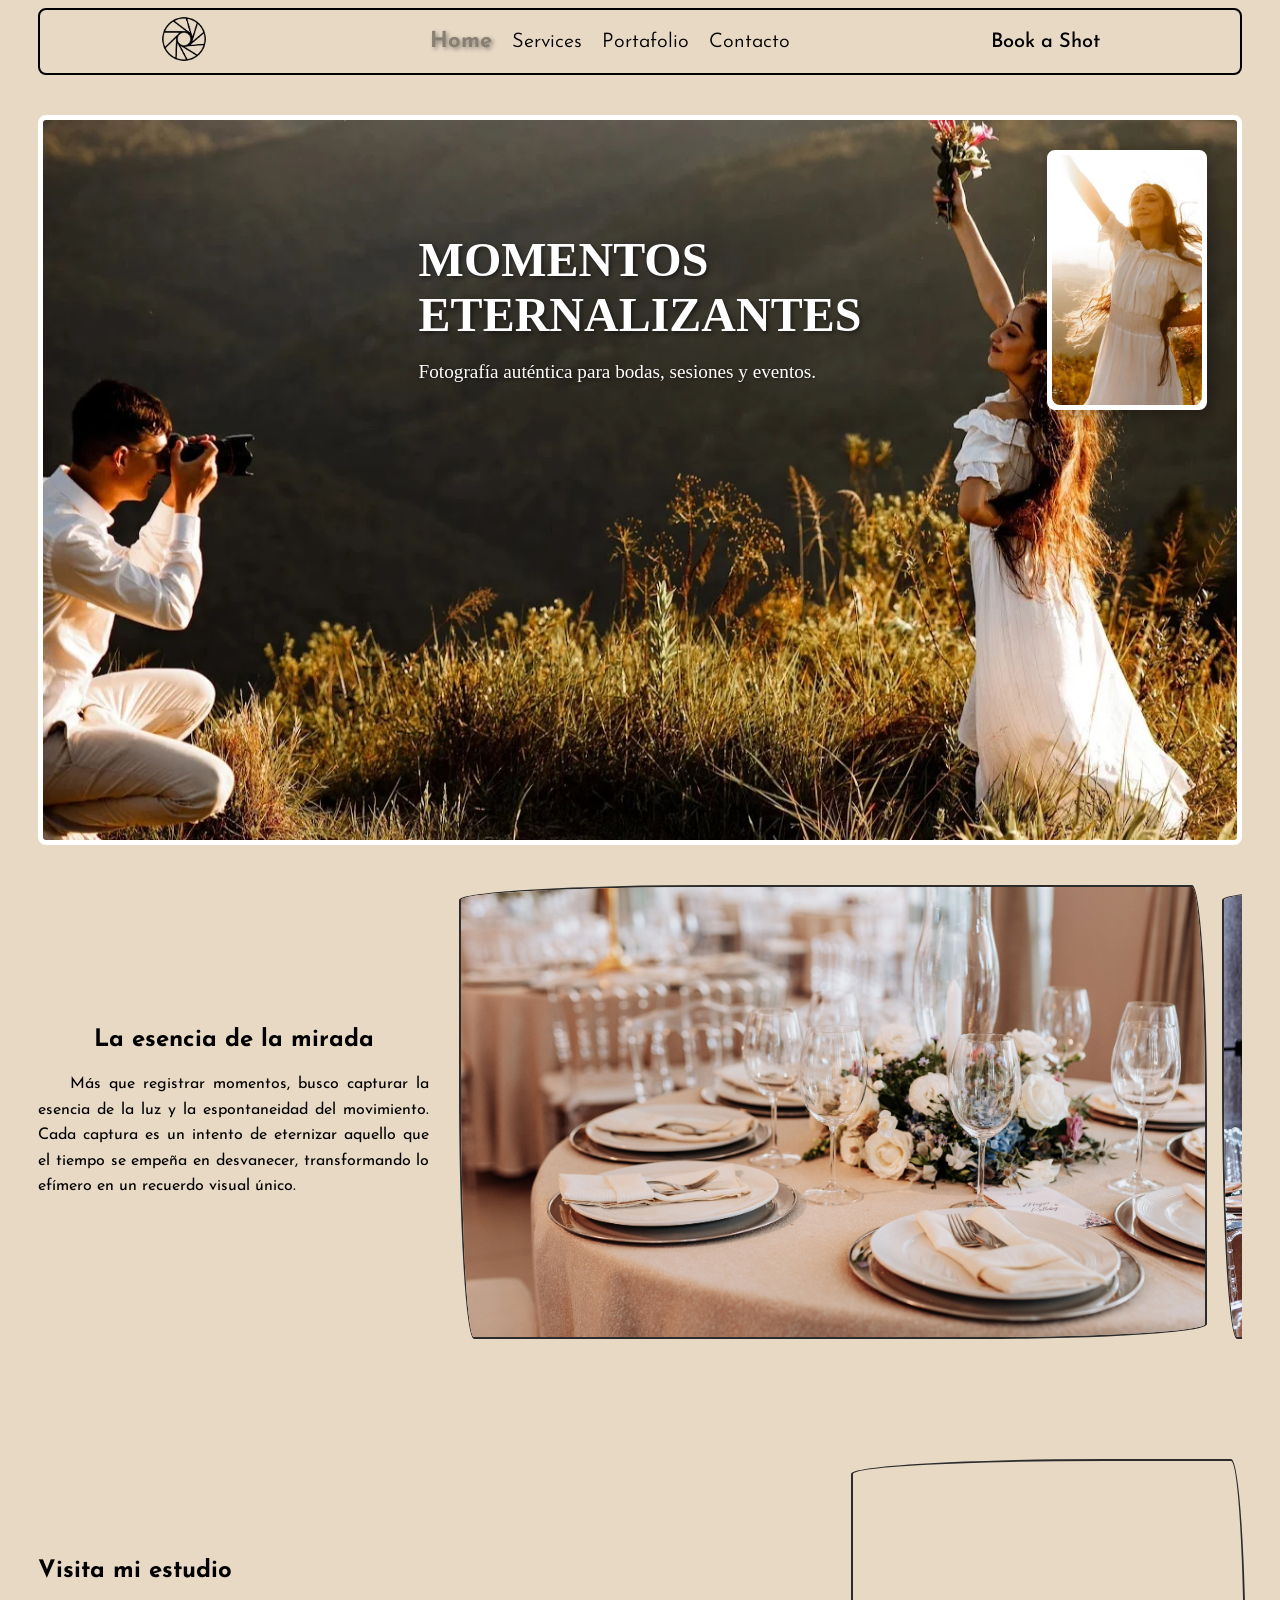
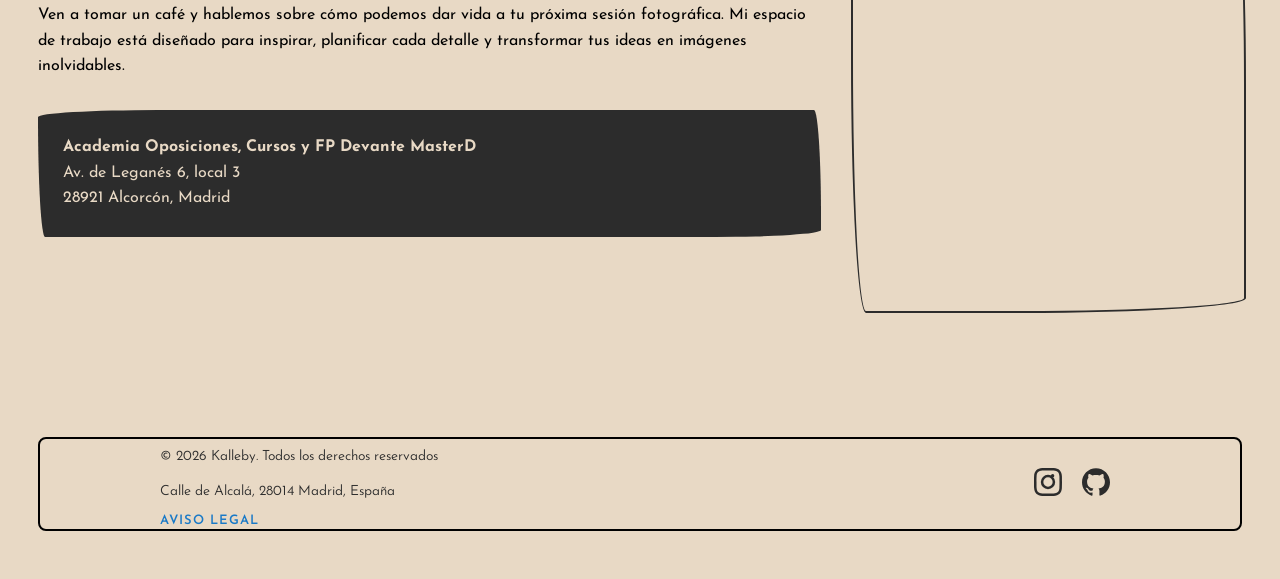
<file: index.html>
<!DOCTYPE html>
<html lang="es">
<head>
    <meta charset="UTF-8">
    <meta name="viewport" content="width=device-width, initial-scale=1.0">

    <meta name="description" content="Fotografía auténtica en Madrid. Capturo la esencia de tus momentos más especiales: bodas, sesiones personales y eventos con un enfoque artístico y natural. ¡Eterniza tus recuerdos hoy!">

    <title>Home</title>

    <link rel="icon" type="image/webp" href="images/logo-camera-lens.webp">

    <link rel="stylesheet" href="css/index.css">

    <link rel="preconnect" href="https://fonts.googleapis.com">
    <link rel="preconnect" href="https://fonts.gstatic.com" crossorigin>
    <link href="https://fonts.googleapis.com/css2?family=Josefin+Sans:ital,wght@0,100..700;1,100..700&display=swap" rel="stylesheet">

</head>
<body>
    <div class="grid-container">

        <header class="header-full">
            <div class="left">
                <img src="images/logo-camera-lens.webp" alt="Ilustración lineal en blanco y negro de un obturador de cámara fotográfica abierto.">
            </div>

            <nav class="center">
                <ul>
                    <li><a href="index.html" class="active">Home</a></li>
                    <li><a href="./views/services.html">Services</a></li>
                    <li><a href="./views/portfolio.html">Portafolio</a></li>
                    <li><a href="./views/contacto.html">Contacto</a></li>
                </ul>
            </nav>

            <div class="right">
                    <a href="./views/presupuesto.html" class="btn-book">
                        <span>Book a Shot</span>
                    </a>
            </div>
        </header>

        <section class="hero-section">
            <div class="hero-container">

                <div class="hero-content">
                    <h1>MOMENTOS<br>ETERNALIZANTES</h1>
                    <p>Fotografía auténtica para bodas, sesiones y eventos.</p>
                </div>

                <div class="hero-overlay-photo">
                    <img src="images/Image2.webp" alt="Retrato artístico de una mujer joven con un vestido blanco, de pie en un campo dorado durante el atardecer. La luz cálida del sol crea un efecto de resplandor natural mientras el viento mueve suavemente su cabello, con montañas difuminadas al fondo." width="1400" height="652">
                </div>

            </div>
        </section>    

        <section class="content-section">
            <div class="text-box">
                <h2>La esencia de la mirada</h2>
                <p>Más que registrar momentos, busco capturar la esencia de la luz y la espontaneidad del movimiento. Cada captura es un intento de eternizar aquello que el tiempo se empeña en desvanecer, transformando lo efímero en un recuerdo visual único.</p>
            </div>

            <div class="carousel-box">
                <div class="carousel-track">
                    <img src="images/carousel/maysa_kalleby_casamento-144.webp" width="3600" height="2400" alt="Primer plano de una mesa de banquete de boda elegantemente decorada, con vajilla blanca, copas de cristal relucientes y un centro de mesa con flores blancas y azules en tonos suaves.">
                    <img src="images/carousel/maysa_kalleby_casamento-145.webp" width="2400" height="3600" alt="Vista de un salón de eventos lujoso con mesas redondas preparadas para un banquete, destacando un candelabro dorado con velas en primer plano y una gran lámpara de cristal en el techo.">
                    <img src="images/carousel/maysa_kalleby_casamento-146.webp" width="3600" height="2400" alt="Primer plano de la organización de una mesa redonda para boda, mostrando el detalle de los platos con servilletas y cubiertos, copas de cristal y un elegante candelabro dorado central con cristales colgantes.">
                    <img src="images/carousel/maysa_kalleby_casamento-147.webp" width="3600" height="2400" alt="Elegante mesa de honor con superficie de espejo adornada con una larga hilera de flores naturales en tonos lavanda y blanco. Al fondo, una brillante cortina de luces LED crea un ambiente mágico y festivo.">
                    <img src="images/carousel/maysa_kalleby_casamento-148.webp" width="3600" height="2400" alt="Detalle de un puesto de mesa sobre una superficie de espejo, mostrando el reflejo de las copas de cristal, un plato con una servilleta blanca sujeta por un anillo de perlas y un elegante menú de papel apoyado a un lado.">
                    <img src="images/carousel/maysa_kalleby_casamento-149.webp" width="3600" height="2400" alt="Perspectiva lateral de una mesa de espejo para banquete, mostrando la hilera de servicios de mesa completos y una fila de sillas transparentes de diseño moderno bajo una iluminación cálida.">
                    <img src="images/carousel/maysa_kalleby_casamento-150.webp" width="3600" height="2400" alt="Vista en ángulo de una mesa de espejo para bodas, decorada con un camino de flores en tonos violeta y crema. Se aprecian las sillas de cristal estilo Tiffany y el reflejo detallado de la vajilla sobre la mesa.">
                    <img src="images/carousel/maysa_kalleby_casamento-151.webp" width="3600" height="2400" alt="Primer plano de un servicio de mesa individual sobre una superficie de espejo, destacando platos blancos con servilletas de tela, cubiertos de plata y una serie de copas de cristal con bordes dorados grabados.">
                    <img src="images/carousel/maysa_kalleby_casamento-152.webp" width="3600" height="2400" alt="Plano general de una mesa de dulces para boda con superficie de espejo, situada frente a un impresionante muro de luces LED. En el techo, destacan tres grandes lámparas de araña de cristal que iluminan la elegante disposición de flores y postres.">
                    <img src="images/carousel/maysa_kalleby_casamento-153.webp" width="2400" height="3600" alt="Plano general de una mesa de dulces para boda con superficie de espejo, situada frente a un impresionante muro de luces LED. En el techo, destacan tres grandes lámparas de araña de cristal que iluminan la elegante disposición de flores y postres.">
                    <img src="images/carousel/maysa_kalleby_casamento-154.webp" width="3600" height="2400" alt="Plano general de una mesa de dulces para boda con superficie de espejo, situada frente a un impresionante muro de luces LED. En el techo, destacan tres grandes lámparas de araña de cristal que iluminan la elegante disposición de flores y postres.">
                    <img src="images/carousel/maysa_kalleby_casamento-155.webp" width="3600" height="2400" alt="Primer plano de una bandeja de cristal con postres individuales de boda, mostrando pequeños bocados de crema con una espiral de chocolate encima, dispuestos de forma simétrica.">
                    <img src="images/carousel/maysa_kalleby_casamento-156.webp" width="3600" height="2400" alt="Primer plano de una bandeja de cristal con postres individuales de boda, mostrando pequeños bocados de crema con una espiral de chocolate encima, dispuestos de forma simétrica.">
                    <img src="images/carousel/maysa_kalleby_casamento-157.webp" width="3600" height="2400" alt="Primer plano de una bandeja de cristal con postres individuales de boda, mostrando pequeños bocados de crema con una espiral de chocolate encima, dispuestos de forma simétrica.">
                    <img src="images/carousel/maysa_kalleby_casamento-158.webp" width="3600" height="2400" alt="Primer plano de una bandeja de cristal con postres individuales de boda, mostrando pequeños bocados de crema con una espiral de chocolate encima, dispuestos de forma simétrica.">
                    <img src="images/carousel/maysa_kalleby_casamento-159.webp" width="3600" height="2400" alt="Primer plano de una bandeja de cristal con postres individuales de boda, mostrando pequeños bocados de crema con una espiral de chocolate encima, dispuestos de forma simétrica.">
                    <img src="images/carousel/maysa_kalleby_casamento-160.webp" width="3600" height="2400" alt="Primer plano de una bandeja de cristal con postres individuales de boda, mostrando pequeños bocados de crema con una espiral de chocolate encima, dispuestos de forma simétrica.">
                    <img src="images/carousel/maysa_kalleby_casamento-161.webp" width="3600" height="2400" alt="Primer plano de una bandeja de cristal con postres individuales de boda, mostrando pequeños bocados de crema con una espiral de chocolate encima, dispuestos de forma simétrica.">
                    <img src="images/carousel/maysa_kalleby_casamento-162.webp" width="3600" height="2400" alt="Primer plano de una bandeja de cristal con postres individuales de boda, mostrando pequeños bocados de crema con una espiral de chocolate encima, dispuestos de forma simétrica.">
                    <img src="images/carousel/maysa_kalleby_casamento-163.webp" width="3600" height="2400" alt="Primer plano de una tarta de bodas blanca de tres pisos con textura de rayas horizontales y decorada con rosas de azúcar. Alrededor, se aprecian dulces en tonos violeta sobre bandejas de cristal y un fondo difuminado de luces LED.">
                </div>
            </div>
        </section>

        <section class="maps-section">
            <div class="contact-info">
                <h2>Visita mi estudio</h2>
                <p>Ven a tomar un café y hablemos sobre cómo podemos dar vida a tu próxima sesión fotográfica. Mi espacio de trabajo está diseñado para inspirar, planificar cada detalle y transformar tus ideas en imágenes inolvidables.</p>

                <address>
                    <strong>Academia Oposiciones, Cursos y FP Devante MasterD</strong><br> Av. de Leganés 6, local 3<br>28921 Alcorcón, Madrid
                </address>
            </div>

            <div class="map-container">
                <iframe 
                src="https://maps.google.com/maps?q=Av.+de+Leganes,+6,+28921+Alcorcon,+Madrid&t=&z=15&ie=UTF8&iwloc=&output=embed" 
                allowfullscreen=""
                loading="lazy"
                referrerpolicy="no-referrer-when-downgrade">
                </iframe>                
            </div>
        </section>

        <footer class="footer-full">
            <div class="footer-left">
                <div class="footer-info">
                    <p>&copy; 2026 Kalleby. Todos los derechos reservados</p>
                    <p class="address">Calle de Alcalá, 28014 Madrid, España</p>
                </div>

                <div class="footer-legal">
                    <a href="./views/politica.html" class="legal-link" target="_blank">Aviso legal</a>
                </div>
              
            </div>

            <div class="footer-right">
                <a 
                href="https://www.instagram.com/kalleby.lyra/"
                target="_blank"
                rel="noopener noreferrer"
                class="social-icon"
                aria-label="Instagram">
                    <svg viewBox="0 0 24 24" xmlns="http://www.w3.org/2000/svg">
                        <path d="M12 2.163c3.204 0 3.584.012 4.85.07 3.252.148 4.771 1.691 4.919 4.919.058 1.265.069 1.645.069 4.849 0 3.205-.012 3.584-.069 4.849-.149 3.225-1.664 4.771-4.919 4.919-1.266.058-1.644.07-4.85.07-3.204 0-3.584-.012-4.849-.07-3.26-.149-4.771-1.699-4.919-4.92-.058-1.265-.07-1.644-.07-4.849 0-3.204.013-3.583.07-4.849.149-3.227 1.664-4.771 4.919-4.919 1.266-.057 1.645-.069 4.849-.069zM12 0C8.741 0 8.333.014 7.053.072 2.695.272.273 2.69.073 7.052.014 8.333 0 8.741 0 12c0 3.259.014 3.668.072 4.948.2 4.358 2.618 6.78 6.98 6.98C8.333 23.986 8.741 24 12 24c3.259 0 3.668-.014 4.948-.072 4.354-.2 6.782-2.618 6.979-6.98.059-1.28.073-1.689.073-4.948 0-3.259-.014-3.667-.072-4.947-.196-4.354-2.617-6.78-6.979-6.98C15.668.014 15.259 0 12 0zm0 5.838a6.162 6.162 0 100 12.324 6.162 6.162 0 000-12.324zM12 16a4 4 0 110-8 4 4 0 010 8zm3.98-10.822a1.44 1.44 0 100 2.881 1.44 1.44 0 000-2.88z"/>
                    </svg>
                </a>

                <a href="https://github.com/Ka-Lira"
                target="_blank"
                rel="noopener noreferrer"
                class="social-icon"
                aria-label="GitHub">
                    <svg viewBox="0 0 24 24" xmlns="http://www.w3.org/2000/svg">
                        <path d="M12 .297c-6.63 0-12 5.373-12 12 0 5.303 3.438 9.8 8.205 11.385.6.113.82-.258.82-.577 0-.285-.01-1.04-.015-2.04-3.338.724-4.042-1.61-4.042-1.61C4.422 18.07 3.633 17.7 3.633 17.7c-1.087-.744.084-.729.084-.729 1.205.084 1.838 1.236 1.838 1.236 1.07 1.835 2.809 1.305 3.495.998.108-.776.417-1.305.76-1.605-2.665-.3-5.466-1.332-5.466-5.93 0-1.31.465-2.38 1.235-3.22-.135-.303-.54-1.523.105-3.176 0 0 1.005-.322 3.3 1.23.96-.267 1.98-.399 3-.405 1.02.006 2.04.138 3 .405 2.28-1.552 3.285-1.23 3.285-1.23.645 1.653.24 2.873.12 3.176.765.84 1.23 1.91 1.23 3.22 0 4.61-2.805 5.625-5.475 5.92.42.36.81 1.096.81 2.22 0 1.606-.015 2.896-.015 3.286 0 .315.21.69.825.57C20.565 22.092 24 17.592 24 12.297c0-6.627-5.373-12-12-12"/>
                    </svg>
                </a>
            </div>

        </footer>
    </div>
</body>
</html>
</file>
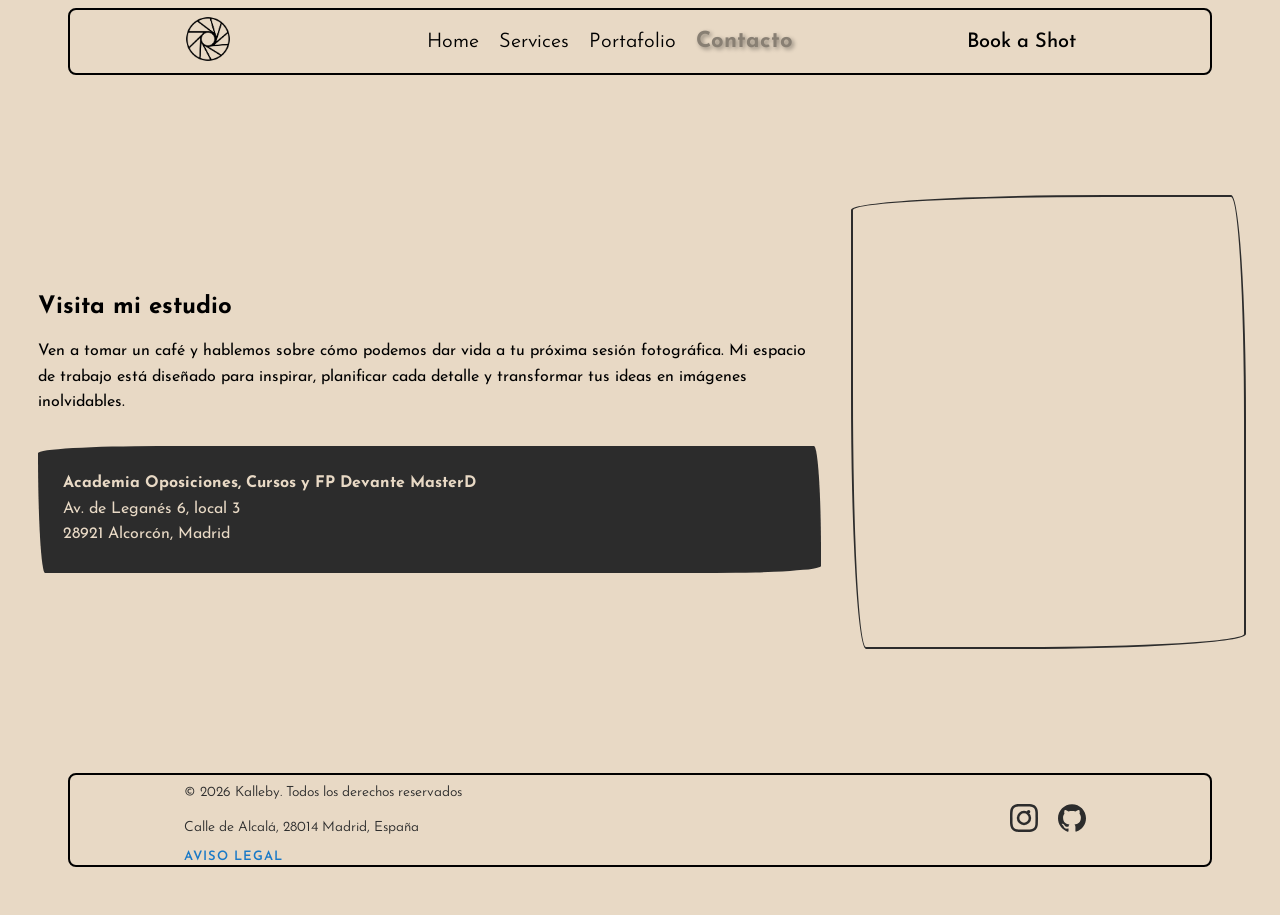
<file: views/contacto.html>
<!DOCTYPE html>
<html lang="es">
<head>
    <meta charset="UTF-8">
    <meta name="viewport" content="width=device-width, initial-scale=1.0">

    <meta name="description" content="Fotografía auténtica en Madrid. Capturo la esencia de tus momentos más especiales: bodas, sesiones personales y eventos con un enfoque artístico y natural. ¡Eterniza tus recuerdos hoy!">

    <title>Home</title>

    <link rel="icon" type="image/webp" href="../images/logo-camera-lens.webp">

    <link rel="stylesheet" href="../css/contacto.css">

    <link rel="preconnect" href="https://fonts.googleapis.com">
    <link rel="preconnect" href="https://fonts.gstatic.com" crossorigin>
    <link href="https://fonts.googleapis.com/css2?family=Josefin+Sans:ital,wght@0,100..700;1,100..700&display=swap" rel="stylesheet">

</head>
<body>
    <div class="grid-container">

        <header class="header-full">
            <div class="left">
                <img src="../images/logo-camera-lens.webp" alt="Ilustración lineal en blanco y negro de un obturador de cámara fotográfica abierto.">
            </div>

            <nav class="center">
                <ul>
                    <li><a href="../index.html">Home</a></li>
                    <li><a href="./services.html">Services</a></li>
                    <li><a href="./portfolio.html">Portafolio</a></li>
                    <li><a href="./contacto.html" class="active">Contacto</a></li>
                </ul>
            </nav>

            <div class="right">
                    <a href="./presupuesto.html" class="btn-book">
                        <span>Book a Shot</span>
                    </a>
            </div>
        </header> 

        <section class="maps-section">
            <div class="contact-info">
                <h2>Visita mi estudio</h2>
                <p>Ven a tomar un café y hablemos sobre cómo podemos dar vida a tu próxima sesión fotográfica. Mi espacio de trabajo está diseñado para inspirar, planificar cada detalle y transformar tus ideas en imágenes inolvidables.</p>

                <address>
                    <strong>Academia Oposiciones, Cursos y FP Devante MasterD</strong><br> Av. de Leganés 6, local 3<br>28921 Alcorcón, Madrid
                </address>
            </div>

            <div class="map-container">
                <iframe 
                src="https://maps.google.com/maps?q=Av.+de+Leganes,+6,+28921+Alcorcon,+Madrid&t=&z=15&ie=UTF8&iwloc=&output=embed" 
                allowfullscreen=""
                loading="lazy"
                referrerpolicy="no-referrer-when-downgrade">
                </iframe>                
            </div>
        </section>

        <footer class="footer-full">
            <div class="footer-left">
                <div class="footer-info">
                    <p>&copy; 2026 Kalleby. Todos los derechos reservados</p>
                    <p class="address">Calle de Alcalá, 28014 Madrid, España</p>
                </div>

                <div class="footer-legal">
                    <a href="./politica.html" class="legal-link" target="_blank">Aviso legal</a>
                </div>
              
            </div>

            <div class="footer-right">
                <a 
                href="https://www.instagram.com/kalleby.lyra/"
                target="_blank"
                rel="noopener noreferrer"
                class="social-icon"
                aria-label="Instagram">
                    <svg viewBox="0 0 24 24" xmlns="http://www.w3.org/2000/svg">
                        <path d="M12 2.163c3.204 0 3.584.012 4.85.07 3.252.148 4.771 1.691 4.919 4.919.058 1.265.069 1.645.069 4.849 0 3.205-.012 3.584-.069 4.849-.149 3.225-1.664 4.771-4.919 4.919-1.266.058-1.644.07-4.85.07-3.204 0-3.584-.012-4.849-.07-3.26-.149-4.771-1.699-4.919-4.92-.058-1.265-.07-1.644-.07-4.849 0-3.204.013-3.583.07-4.849.149-3.227 1.664-4.771 4.919-4.919 1.266-.057 1.645-.069 4.849-.069zM12 0C8.741 0 8.333.014 7.053.072 2.695.272.273 2.69.073 7.052.014 8.333 0 8.741 0 12c0 3.259.014 3.668.072 4.948.2 4.358 2.618 6.78 6.98 6.98C8.333 23.986 8.741 24 12 24c3.259 0 3.668-.014 4.948-.072 4.354-.2 6.782-2.618 6.979-6.98.059-1.28.073-1.689.073-4.948 0-3.259-.014-3.667-.072-4.947-.196-4.354-2.617-6.78-6.979-6.98C15.668.014 15.259 0 12 0zm0 5.838a6.162 6.162 0 100 12.324 6.162 6.162 0 000-12.324zM12 16a4 4 0 110-8 4 4 0 010 8zm3.98-10.822a1.44 1.44 0 100 2.881 1.44 1.44 0 000-2.88z"/>
                    </svg>
                </a>

                <a href="https://github.com/Ka-Lira"
                target="_blank"
                rel="noopener noreferrer"
                class="social-icon"
                aria-label="GitHub">
                    <svg viewBox="0 0 24 24" xmlns="http://www.w3.org/2000/svg">
                        <path d="M12 .297c-6.63 0-12 5.373-12 12 0 5.303 3.438 9.8 8.205 11.385.6.113.82-.258.82-.577 0-.285-.01-1.04-.015-2.04-3.338.724-4.042-1.61-4.042-1.61C4.422 18.07 3.633 17.7 3.633 17.7c-1.087-.744.084-.729.084-.729 1.205.084 1.838 1.236 1.838 1.236 1.07 1.835 2.809 1.305 3.495.998.108-.776.417-1.305.76-1.605-2.665-.3-5.466-1.332-5.466-5.93 0-1.31.465-2.38 1.235-3.22-.135-.303-.54-1.523.105-3.176 0 0 1.005-.322 3.3 1.23.96-.267 1.98-.399 3-.405 1.02.006 2.04.138 3 .405 2.28-1.552 3.285-1.23 3.285-1.23.645 1.653.24 2.873.12 3.176.765.84 1.23 1.91 1.23 3.22 0 4.61-2.805 5.625-5.475 5.92.42.36.81 1.096.81 2.22 0 1.606-.015 2.896-.015 3.286 0 .315.21.69.825.57C20.565 22.092 24 17.592 24 12.297c0-6.627-5.373-12-12-12"/>
                    </svg>
                </a>
            </div>

        </footer>
    </div>
</body>
</html>
</file>
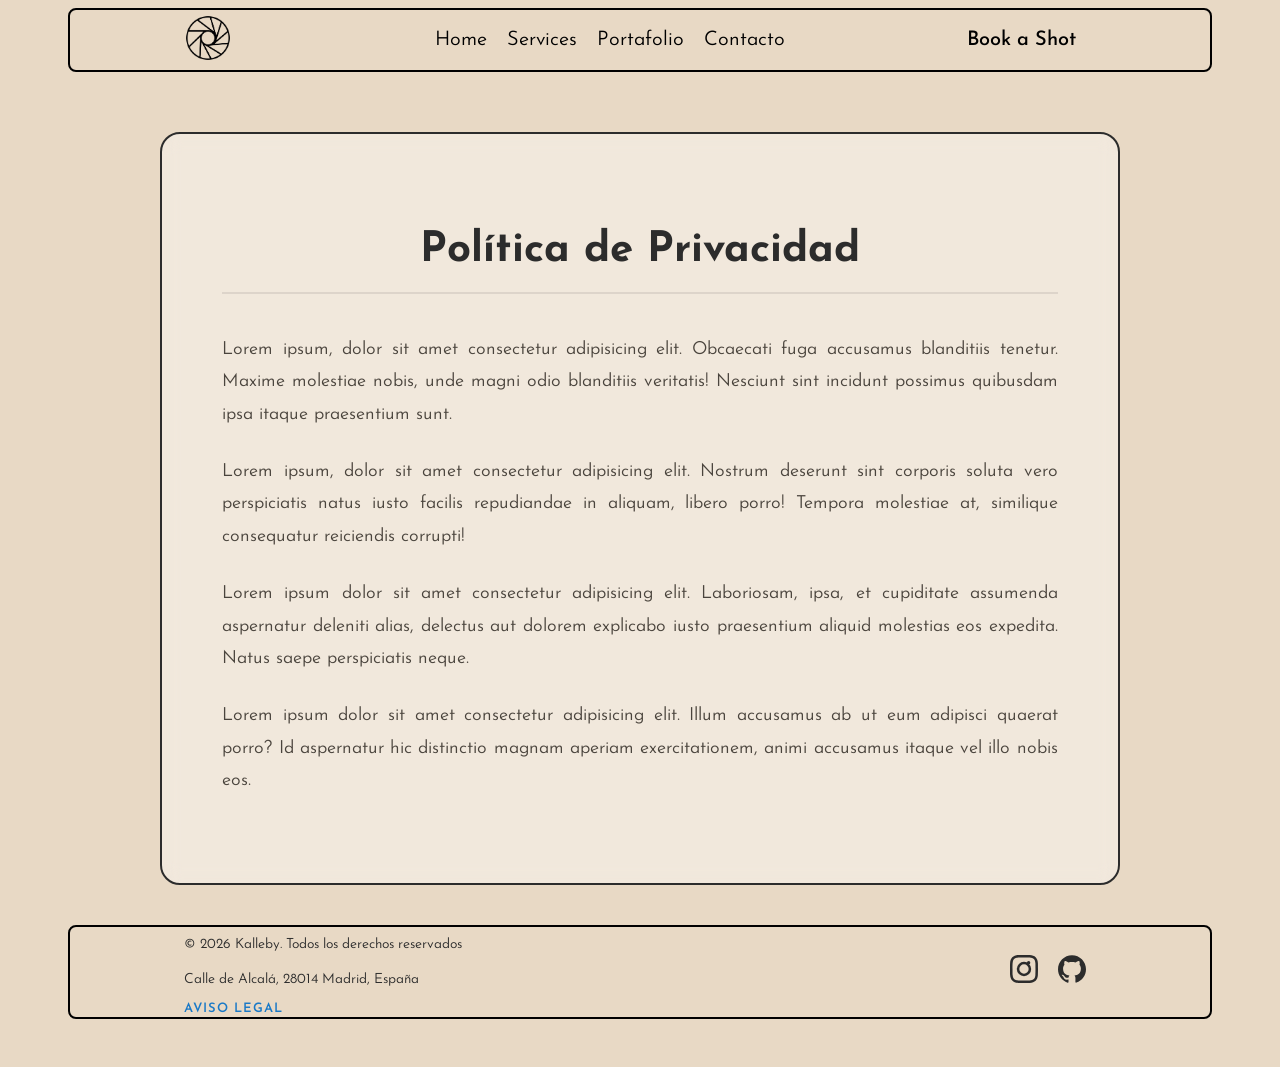
<file: views/politica.html>
<!DOCTYPE html>
<html lang="es">
<head>
    <meta charset="UTF-8">
    <meta name="viewport" content="width=device-width, initial-scale=1.0">

    <meta name="description" content="Descubre mis servicios fotográficos profesionales en Madrid: desde la elegancia de las bodas hasta retratos editoriales y cobertura de eventos sociales. Calidad visual y narrativa emocional para cada ocasión. Consulta nuestros paquetes.">

    <title>Politica</title>

    <link rel="icon" type="image/webp" href="../images/logo-camera-lens.webp">

    <link rel="stylesheet" href="../css/politica.css">

    <link rel="preconnect" href="https://fonts.googleapis.com">
    <link rel="preconnect" href="https://fonts.gstatic.com" crossorigin>
    <link href="https://fonts.googleapis.com/css2?family=Josefin+Sans:ital,wght@0,100..700;1,100..700&display=swap" rel="stylesheet">

</head>
<body>
    <div class="grid-container">
        <header class="header-full">
            <div class="left">
                <img src="../images/logo-camera-lens.webp" alt="Ilustración lineal en blanco y negro de un obturador de cámara fotográfica abierto.">
            </div>

            <nav class="center">
                <ul>
                    <li><a href="../index.html">Home</a></li>
                    <li><a href="./services.html">Services</a></li>
                    <li><a href="./portfolio.html">Portafolio</a></li>
                    <li><a href="./contacto.html">Contacto</a></li>
                </ul>
            </nav>

            <div class="right">
                    <a href="./presupuesto.html" class="btn-book active">
                        <span>Book a Shot</span>
                    </a>
            </div>
        </header>

        <section class="politica-container">
            <h1>Política de Privacidad</h1>
            <p>Lorem ipsum, dolor sit amet consectetur adipisicing elit. Obcaecati fuga accusamus blanditiis tenetur. Maxime molestiae nobis, unde magni odio blanditiis veritatis! Nesciunt sint incidunt possimus quibusdam ipsa itaque praesentium sunt.</p>
            <p>Lorem ipsum, dolor sit amet consectetur adipisicing elit. Nostrum deserunt sint corporis soluta vero perspiciatis natus iusto facilis repudiandae in aliquam, libero porro! Tempora molestiae at, similique consequatur reiciendis corrupti!</p>
            <p>Lorem ipsum dolor sit amet consectetur adipisicing elit. Laboriosam, ipsa, et cupiditate assumenda aspernatur deleniti alias, delectus aut dolorem explicabo iusto praesentium aliquid molestias eos expedita. Natus saepe perspiciatis neque.</p>
            <p>Lorem ipsum dolor sit amet consectetur adipisicing elit. Illum accusamus ab ut eum adipisci quaerat porro? Id aspernatur hic distinctio magnam aperiam exercitationem, animi accusamus itaque vel illo nobis eos.</p>
        </section>

        <footer class="footer-full">
            <div class="footer-left">
                <div class="footer-info">
                    <p>&copy; 2026 Kalleby. Todos los derechos reservados</p>
                    <p class="address">Calle de Alcalá, 28014 Madrid, España</p>
                </div>

                <div class="footer-legal">
                    <a href="./politica.html" class="legal-link" target="_blank">Aviso legal</a>
                </div>
              
            </div>

            <div class="footer-right">
                <a 
                href="https://www.instagram.com/kalleby.lyra/"
                target="_blank"
                rel="noopener noreferrer"
                class="social-icon"
                aria-label="Instagram">
                    <svg viewBox="0 0 24 24" xmlns="http://www.w3.org/2000/svg">
                        <path d="M12 2.163c3.204 0 3.584.012 4.85.07 3.252.148 4.771 1.691 4.919 4.919.058 1.265.069 1.645.069 4.849 0 3.205-.012 3.584-.069 4.849-.149 3.225-1.664 4.771-4.919 4.919-1.266.058-1.644.07-4.85.07-3.204 0-3.584-.012-4.849-.07-3.26-.149-4.771-1.699-4.919-4.92-.058-1.265-.07-1.644-.07-4.849 0-3.204.013-3.583.07-4.849.149-3.227 1.664-4.771 4.919-4.919 1.266-.057 1.645-.069 4.849-.069zM12 0C8.741 0 8.333.014 7.053.072 2.695.272.273 2.69.073 7.052.014 8.333 0 8.741 0 12c0 3.259.014 3.668.072 4.948.2 4.358 2.618 6.78 6.98 6.98C8.333 23.986 8.741 24 12 24c3.259 0 3.668-.014 4.948-.072 4.354-.2 6.782-2.618 6.979-6.98.059-1.28.073-1.689.073-4.948 0-3.259-.014-3.667-.072-4.947-.196-4.354-2.617-6.78-6.979-6.98C15.668.014 15.259 0 12 0zm0 5.838a6.162 6.162 0 100 12.324 6.162 6.162 0 000-12.324zM12 16a4 4 0 110-8 4 4 0 010 8zm3.98-10.822a1.44 1.44 0 100 2.881 1.44 1.44 0 000-2.88z"/>
                    </svg>
                </a>

                <a href="https://github.com/Ka-Lira"
                target="_blank"
                rel="noopener noreferrer"
                class="social-icon"
                aria-label="GitHub">
                    <svg viewBox="0 0 24 24" xmlns="http://www.w3.org/2000/svg">
                        <path d="M12 .297c-6.63 0-12 5.373-12 12 0 5.303 3.438 9.8 8.205 11.385.6.113.82-.258.82-.577 0-.285-.01-1.04-.015-2.04-3.338.724-4.042-1.61-4.042-1.61C4.422 18.07 3.633 17.7 3.633 17.7c-1.087-.744.084-.729.084-.729 1.205.084 1.838 1.236 1.838 1.236 1.07 1.835 2.809 1.305 3.495.998.108-.776.417-1.305.76-1.605-2.665-.3-5.466-1.332-5.466-5.93 0-1.31.465-2.38 1.235-3.22-.135-.303-.54-1.523.105-3.176 0 0 1.005-.322 3.3 1.23.96-.267 1.98-.399 3-.405 1.02.006 2.04.138 3 .405 2.28-1.552 3.285-1.23 3.285-1.23.645 1.653.24 2.873.12 3.176.765.84 1.23 1.91 1.23 3.22 0 4.61-2.805 5.625-5.475 5.92.42.36.81 1.096.81 2.22 0 1.606-.015 2.896-.015 3.286 0 .315.21.69.825.57C20.565 22.092 24 17.592 24 12.297c0-6.627-5.373-12-12-12"/>
                    </svg>
                </a>
            </div>

        </footer>
    </div>
</body>
</html>
</file>
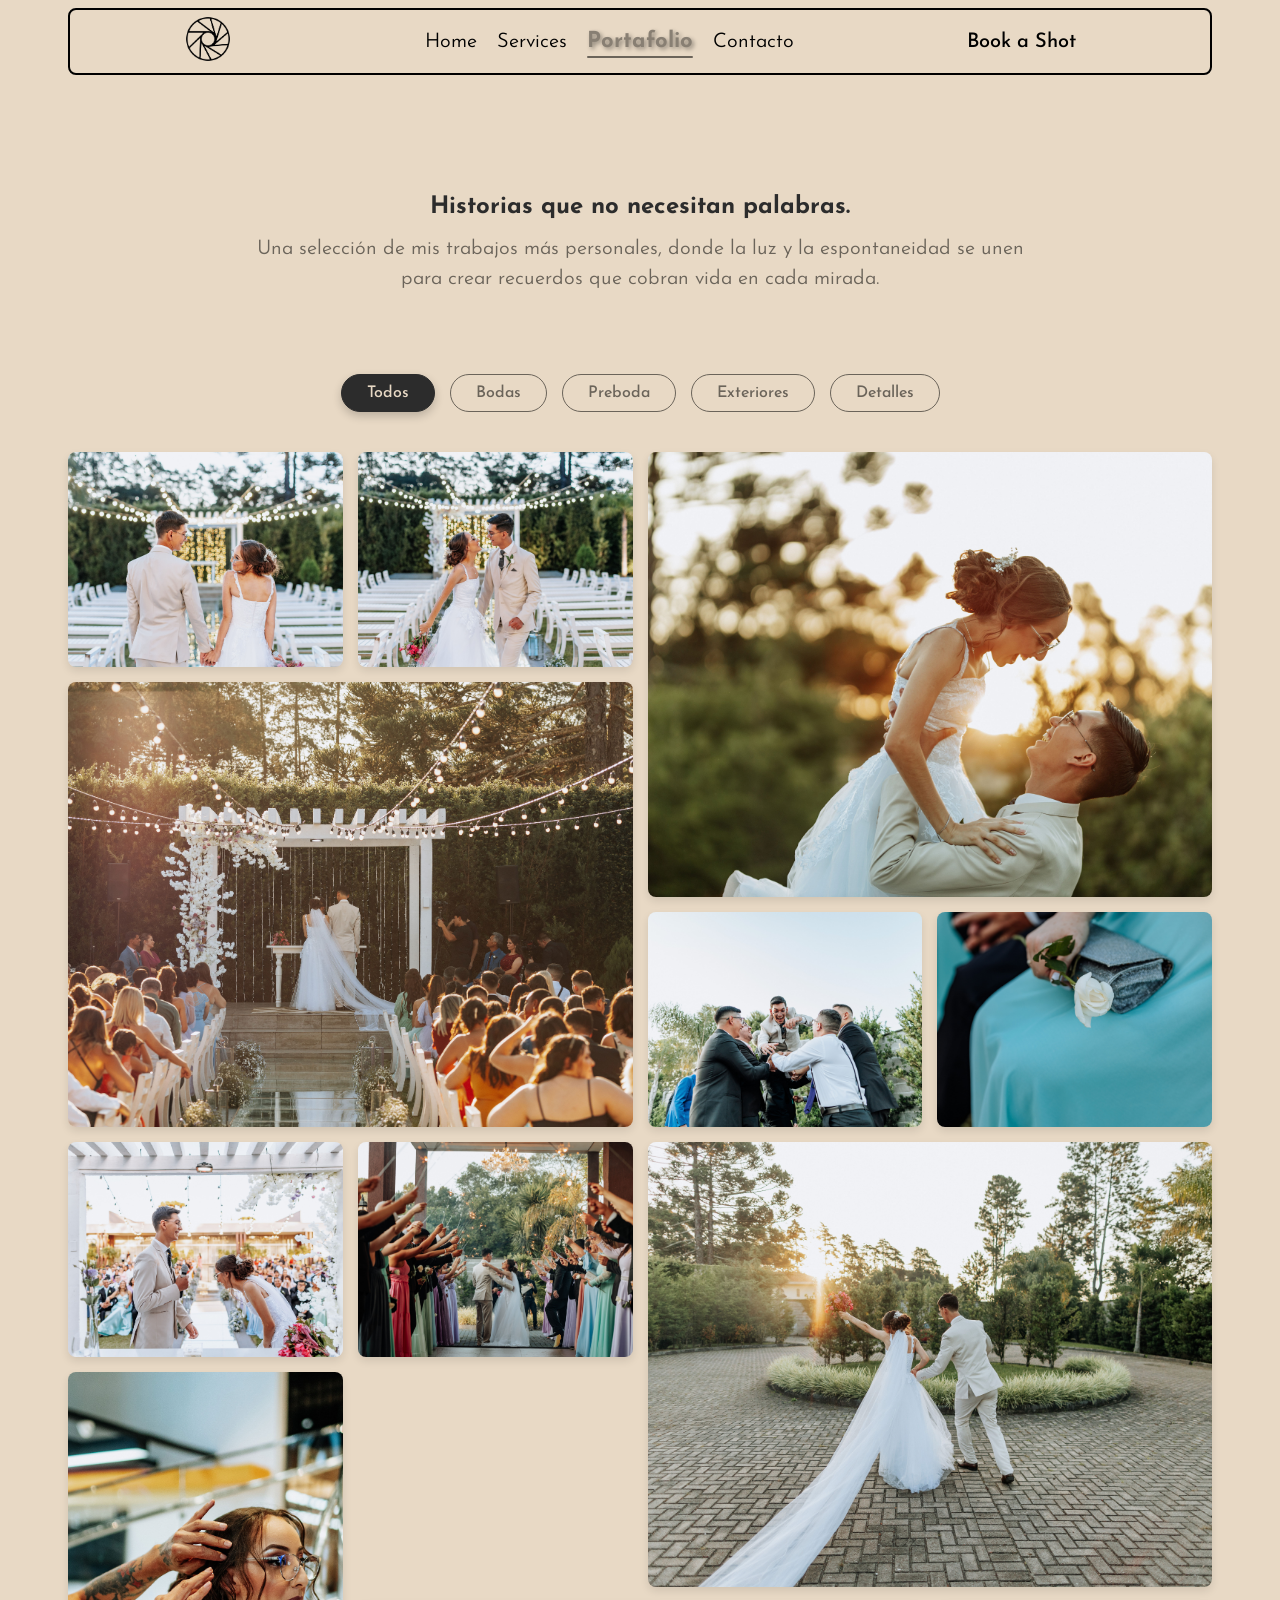
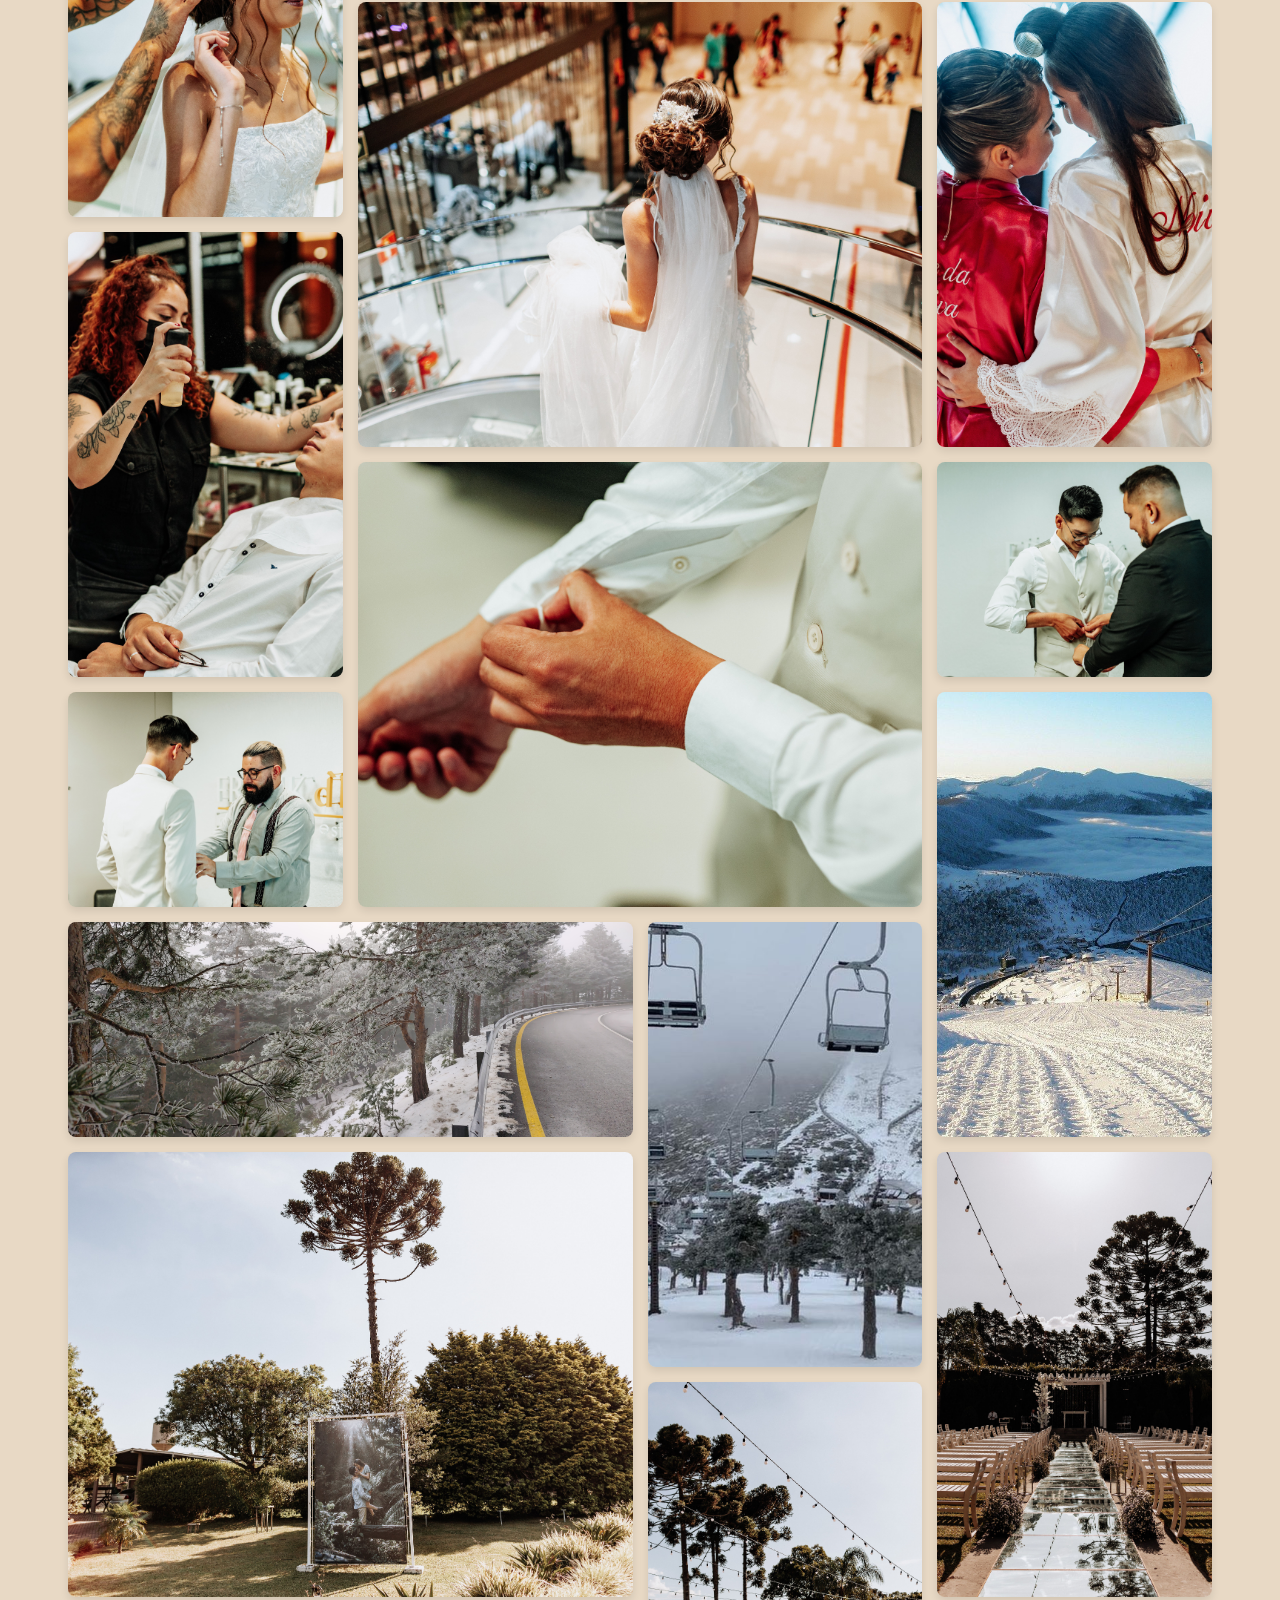
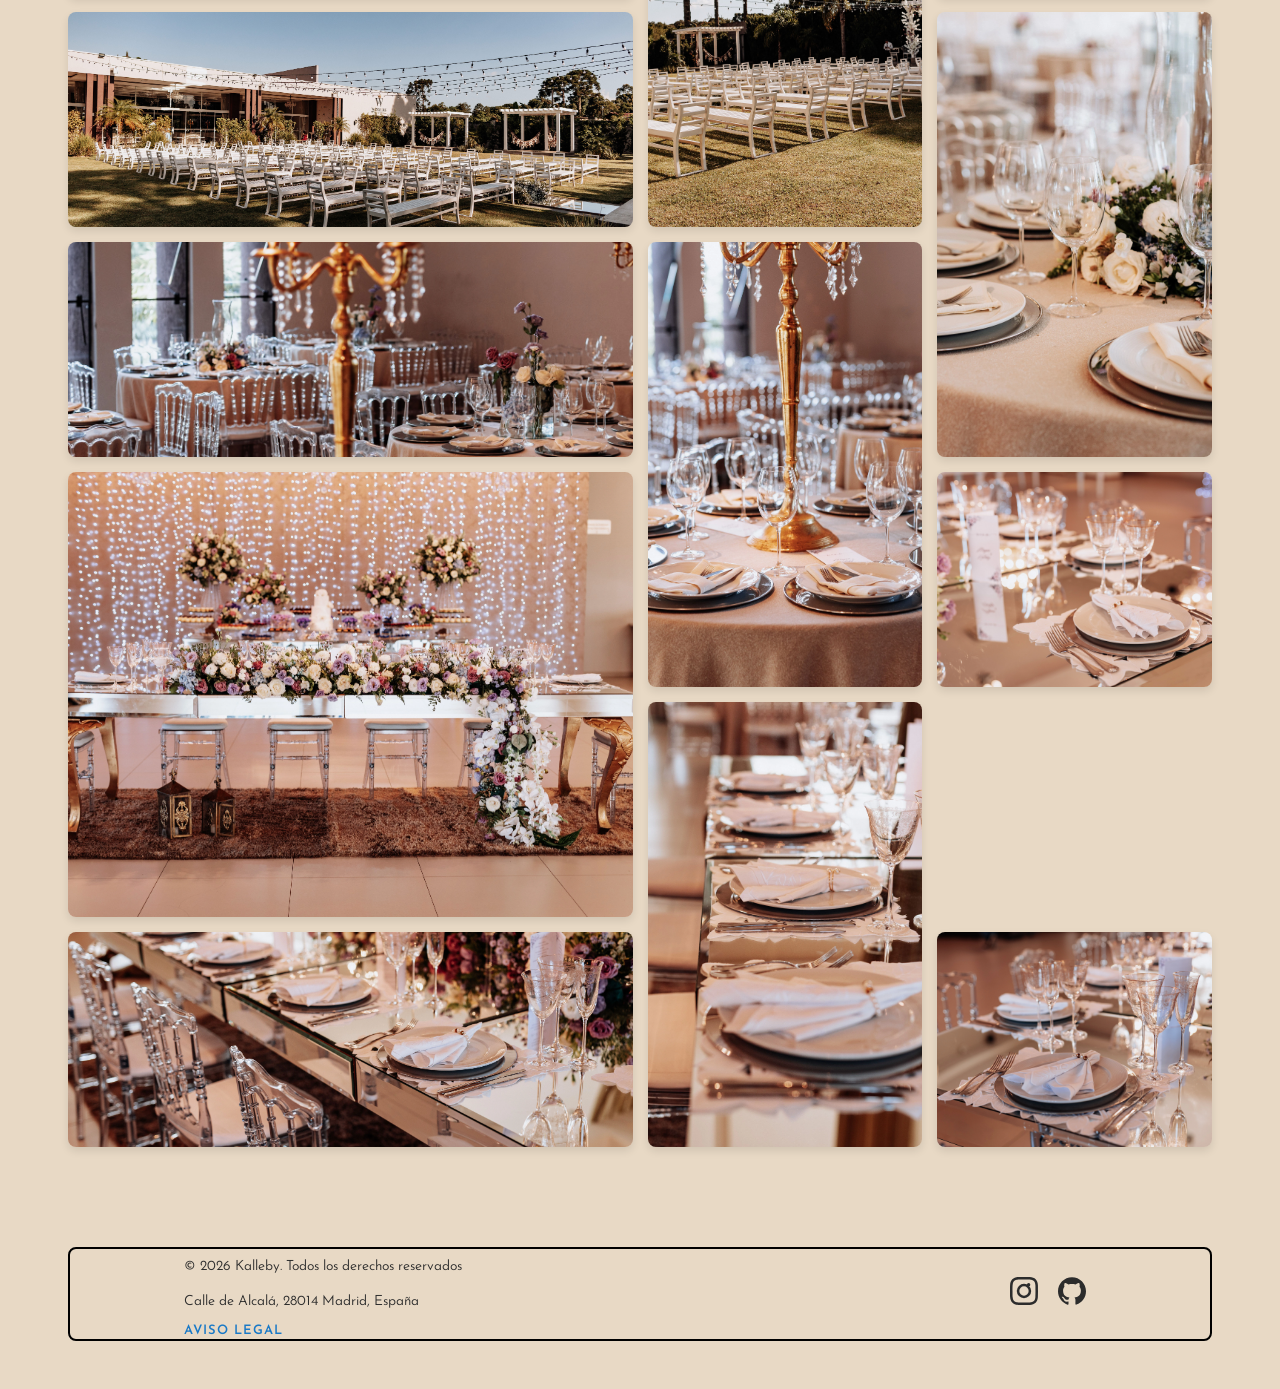
<file: views/portfolio.html>
<!DOCTYPE html>
<html lang="es">
<head>
    <meta charset="UTF-8">
    <meta name="viewport" content="width=device-width, initial-scale=1.0">

    <meta name="description" content="Descubre mis servicios fotográficos profesionales en Madrid: desde la elegancia de las bodas hasta retratos editoriales y cobertura de eventos sociales. Calidad visual y narrativa emocional para cada ocasión. Consulta nuestros paquetes.">

    <title>Portafolio</title>

    <link rel="icon" type="image/webp" href="../images/logo-camera-lens.webp">

    <link rel="stylesheet" href="../css/portafolio.css">

    <link rel="preconnect" href="https://fonts.googleapis.com">
    <link rel="preconnect" href="https://fonts.gstatic.com" crossorigin>
    <link href="https://fonts.googleapis.com/css2?family=Josefin+Sans:ital,wght@0,100..700;1,100..700&display=swap" rel="stylesheet">

</head>
<body>
    <div class="grid-container">
        <header class="header-full">
            <div class="left">
                <img src="../images/logo-camera-lens.webp" alt="Ilustración lineal en blanco y negro de un obturador de cámara fotográfica abierto.">
            </div>

            <nav class="center">
                <ul>
                    <li><a href="../index.html">Home</a></li>
                    <li><a href="./services.html">Services</a></li>
                    <li><a href="./portfolio.html" class="active">Portafolio</a></li>
                    <li><a href="./contacto.html">Contacto</a></li>
                </ul>
            </nav>

            <div class="right">
                    <a href="./presupuesto.html" class="btn-book">
                        <span>Book a Shot</span>
                    </a>
            </div>
        </header>

        <section class="portafolio-intro">
            <h1>Historias que no necesitan palabras.</h1>
            <p>Una selección de mis trabajos más personales, donde la luz y la espontaneidad se unen para crear recuerdos que cobran vida en cada mirada.</p>
        </section>

        <div class="filter-wrapper">

            <input type="radio" name="filtro" id="todos" checked>
            <input type="radio" name="filtro" id="bodas">
            <input type="radio" name="filtro" id="preboda">
            <input type="radio" name="filtro" id="exteriores">
            <input type="radio" name="filtro" id="detalles">

            <nav class="filter-nav">
                <label for="todos" class="filter-btn">Todos</label>
                <label for="bodas" class="filter-btn">Bodas</label>
                <label for="preboda" class="filter-btn">Preboda</label>
                <label for="exteriores" class="filter-btn">Exteriores</label>
                <label for="detalles" class="filter-btn">Detalles</label>
            </nav>

            <main class="gallery-container">

                <!-- BODAS -->

                <div class="gallery-item bodas">
                    <img src="../images/boda/maysa_kalleby_casamento-1239.jpg" width="3600" height="2400" alt="Novios de espaldas cogidos de la mano en el altar al aire libre decorado con luces">
                </div>

                <div class="gallery-item bodas">
                    <img src="../images/boda/maysa_kalleby_casamento-1251.jpg" width="3600" height="2400" alt="Pareja de recién casados sonriendo y caminando por el pasillo central en una boda exterior decorada con luces.">
                </div>

                <div class="gallery-item large bodas">
                    <img src="../images/boda/maysa_kalleby_casamento-1025.jpg" width="3600" height="2400" alt="Un novio levanta a la novia en el aire durante la hora dorada, los dos se miran y sonríen.">
                </div>
                
                <div class="gallery-item large bodas">
                    <img src="../images/boda/maysa_kalleby_casamento-593.jpg" width="3600" height="2400" alt="Ceremonia de boda al aire libre al atardecer, con los novios en el altar bajo una pérgola blanca y numerosos invitados sentados.">
                </div>

                <div class="gallery-item bodas">
                    <img src="../images/boda/maysa_kalleby_casamento-1054.jpg" width="3600" height="2400" alt="Invitados de boda manteando y levantando al novio con alegría durante una celebración al aire libre.">
                </div>

                <div class="gallery-item bodas">
                    <img src="../images/boda/maysa_kalleby_casamento-658.jpg" width="3600" height="2400" alt="Primer plano de una invitada sosteniendo una rosa blanca y un bolso de mano plateado sobre su vestido de color aguamarina.">
                </div>

                <div class="gallery-item bodas">
                    <img src="../images/boda/maysa_kalleby_casamento-755.jpg" width="3600" height="2400" alt="Novios riendo en el altar bajo una pérgola blanca durante la ceremonia, mientras el novio sostiene un micrófono.">
                </div>

                <div class="gallery-item bodas">
                    <img src="../images/boda/maysa_kalleby_casamento-974.jpg" width="3600" height="2400" alt="Los novios caminan bajo un pasillo de bengalas encendidas sostenidas por los invitados al final de la ceremonia.">
                </div>

                <div class="gallery-item large bodas">
                    <img src="../images/boda/maysa_kalleby_casamento-992.jpg" width="3600" height="2400" alt="Novios de espaldas corriendo alegremente por un camino de adoquines, con la novia levantando su ramo hacia el sol.">
                </div>

                <!-- PREBODA -->

                <div class="gallery-item vertical preboda">
                    <img src="../images/preboda/maysa_kalleby_casamento-106.jpg" width="3600" height="2400" alt="Peluquero tatuado ajustando el peinado y el velo de una novia con gafas antes de la ceremonia.">
                </div>

                <div class="gallery-item large preboda">
                    <img src="../images/preboda/maysa_kalleby_casamento-103.jpg" width="3600" height="2400" alt="Vista posterior de una novia bajando por una escalera de caracol de cristal en un centro comercial.">
                </div>

                <div class="gallery-item vertical preboda">
                    <img src="../images/preboda/maysa_kalleby_casamento-35.jpg" width="3600" height="2400" alt="Dos mujeres abrazadas de espaldas con batas de seda; una de color fucsia y otra blanca con el texto Noiva bordado.">
                </div>

                <div class="gallery-item vertical preboda">
                    <img src="../images/preboda/maysa_kalleby_casamento-50.jpg" width="3600" height="2400" alt="Una peluquera rocía spray sobre el cabello de un hombre joven sentado en un sillón de barbería.">
                </div>

                <div class="gallery-item large preboda">
                    <img src="../images/preboda/maysa_kalleby_casamento-68.jpg" width="3600" height="2400" alt="Primer plano de un hombre abotonándose el puño de una camisa blanca de vestir.">
                </div>

                <div class="gallery-item preboda">
                    <img src="../images/preboda/maysa_kalleby_casamento-64.jpg" width="3600" height="2400" alt="Un hombre con traje oscuro ayuda a otro hombre a abotonarse el chaleco de color beige sobre una camisa blanca.">
                </div>

                <div class="gallery-item preboda">
                    <img src="../images/preboda/maysa_kalleby_casamento-89.jpg" width="3600" height="2400" alt="Un hombre con barba, gafas y tirantes ajusta la chaqueta de un traje de color claro a otro hombre.">
                </div>

                <!-- EXTERIORES -->
                <div class="gallery-item vertical exteriores">
                    <img src="../images/exteriores/1083474-vista-panoramica-de-navacerrada.jpg" width="1024" height="768" alt="Paisaje de una estación de esquí nevada con montañas al fondo, remontes y un mar de nubes en el valle.">
                </div>

                <div class="gallery-item horizontal exteriores">
                    <img src="../images/exteriores/IMG_20260111_122202.jpg" width="3840" height="2160" alt="Carretera de montaña con curvas en invierno, bordeada por pinos cubiertos de escarcha y nieve bajo un cielo brumoso.">
                </div>

                <div class="gallery-item vertical exteriores">
                    <img src="../images/exteriores/El-Puerto-de-Navacerrara-1170x658.jpg" width="1170" height="658" alt="Telesillas vacíos de una estación de esquí sobrevolando una ladera nevada con pinos y niebla espesa.">
                </div>

                <div class="gallery-item large exteriores">
                    <img src="../images/exteriores/maysa_kalleby_casamento-165.jpg" width="3600" height="2400" alt="Un gran cartel publicitario con la foto de una pareja en un bosque, situado en un jardín con césped, árboles frondosos y una araucaria al fondo.">
                </div>

                <div class="gallery-item vertical exteriores">
                    <img src="../images/exteriores/maysa_kalleby_casamento-168.jpg" width="3600" height="2400" alt="Escenario de boda al aire libre con bancos blancos a los lados de un pasillo reflectante bajo hileras de luces decorativas.">
                </div>

                <div class="gallery-item vertical exteriores">
                    <img src="../images/exteriores/maysa_kalleby_casamento-169.jpg" width="3600" height="2400" alt="Vista amplia de una ceremonia de boda al aire libre con bancos blancos sobre el césped, guirnaldas de luces y grandes araucarias bajo un cielo despejado.">
                </div>

                <div class="gallery-item horizontal exteriores">
                    <img src="../images/exteriores/maysa_kalleby_casamento-170.jpg" width="3600" height="2400" alt="Espacio exterior de eventos con filas de bancos blancos sobre el césped, guirnaldas de luces y un edificio moderno al fondo bajo un cielo azul.">
                </div>                

                <!-- DETALLES -->
                <div class="gallery-item vertical detalles">
                    <img src="../images/detalles/maysa_kalleby_casamento-144.webp" width="3600" height="2400" alt="Mesa redonda decorada para un banquete con mantel beige, vajilla blanca, copas de cristal y un centro de flores blancas y azules.">
                </div>

                <div class="gallery-item horizontal detalles">
                    <img src="../images/detalles/maysa_kalleby_casamento-145.webp" width="2400" height="3600" alt="Salón de banquetes elegante con mesas redondas, sillas transparentes, candelabros dorados y una gran lámpara de cristal en el techo.">
                </div>

                <div class="gallery-item vertical detalles">
                    <img src="../images/detalles/maysa_kalleby_casamento-146.webp" width="3600" height="2400" alt="Salón de banquetes elegante con mesas redondas, sillas transparentes, candelabros dorados y una gran lámpara de cristal en el techo.">
                </div>

                <div class="gallery-item large detalles">
                    <img src="../images/detalles/maysa_kalleby_casamento-147.webp" width="3600" height="2400" alt="Mesa nupcial de cristal decorada con una larga guirnalda de flores naturales, frente a un fondo iluminado por cortinas de luces LED.">
                </div>

                <div class="gallery-item detalles">
                    <img src="../images/detalles/maysa_kalleby_casamento-148.webp" width="3600" height="2400" alt="Primer plano de una elegante cubertería sobre una mesa de cristal reflectante, con servilletas de tela blanca, platos de porcelana y copas con bordes dorados.">
                </div>

                <div class="gallery-item vertical detalles">
                    <img src="../images/detalles/maysa_kalleby_casamento-149.webp" width="3600" height="2400" alt="Fila de puestos de mesa preparados en un banquete, con sillas transparentes, platos con servilletas blancas y copas de cristal sobre una mesa reflectante.">
                </div>

                <div class="gallery-item horizontal detalles">
                    <img src="../images/detalles/maysa_kalleby_casamento-150.webp" width="3600" height="2400" alt="Mesa de banquete alargada y reflectante, con sillas transparentes de estilo clásico, vajilla elegante y un centro floral en tonos malva y blanco.">
                </div>

                <div class="gallery-item detalles">
                    <img src="../images/detalles/maysa_kalleby_casamento-151.webp" width="3600" height="2400" alt="Primer plano de un servicio de mesa elegante con bajo plato plateado, servilleta blanca con servilletero de perlas y cristalería fina sobre una superficie reflectante.">
                </div>

            </main>

        </div>

        <footer class="footer-full">
            <div class="footer-left">
                <div class="footer-info">
                    <p>&copy; 2026 Kalleby. Todos los derechos reservados</p>
                    <p class="address">Calle de Alcalá, 28014 Madrid, España</p>
                </div>

                <div class="footer-legal">
                    <a href="./politica.html" class="legal-link" target="_blank">Aviso legal</a>
                </div>
              
            </div>

            <div class="footer-right">
                <a 
                href="https://www.instagram.com/kalleby.lyra/"
                target="_blank"
                rel="noopener noreferrer"
                class="social-icon"
                aria-label="Instagram">
                    <svg viewBox="0 0 24 24" xmlns="http://www.w3.org/2000/svg">
                        <path d="M12 2.163c3.204 0 3.584.012 4.85.07 3.252.148 4.771 1.691 4.919 4.919.058 1.265.069 1.645.069 4.849 0 3.205-.012 3.584-.069 4.849-.149 3.225-1.664 4.771-4.919 4.919-1.266.058-1.644.07-4.85.07-3.204 0-3.584-.012-4.849-.07-3.26-.149-4.771-1.699-4.919-4.92-.058-1.265-.07-1.644-.07-4.849 0-3.204.013-3.583.07-4.849.149-3.227 1.664-4.771 4.919-4.919 1.266-.057 1.645-.069 4.849-.069zM12 0C8.741 0 8.333.014 7.053.072 2.695.272.273 2.69.073 7.052.014 8.333 0 8.741 0 12c0 3.259.014 3.668.072 4.948.2 4.358 2.618 6.78 6.98 6.98C8.333 23.986 8.741 24 12 24c3.259 0 3.668-.014 4.948-.072 4.354-.2 6.782-2.618 6.979-6.98.059-1.28.073-1.689.073-4.948 0-3.259-.014-3.667-.072-4.947-.196-4.354-2.617-6.78-6.979-6.98C15.668.014 15.259 0 12 0zm0 5.838a6.162 6.162 0 100 12.324 6.162 6.162 0 000-12.324zM12 16a4 4 0 110-8 4 4 0 010 8zm3.98-10.822a1.44 1.44 0 100 2.881 1.44 1.44 0 000-2.88z"/>
                    </svg>
                </a>

                <a href="https://github.com/Ka-Lira"
                target="_blank"
                rel="noopener noreferrer"
                class="social-icon"
                aria-label="GitHub">
                    <svg viewBox="0 0 24 24" xmlns="http://www.w3.org/2000/svg">
                        <path d="M12 .297c-6.63 0-12 5.373-12 12 0 5.303 3.438 9.8 8.205 11.385.6.113.82-.258.82-.577 0-.285-.01-1.04-.015-2.04-3.338.724-4.042-1.61-4.042-1.61C4.422 18.07 3.633 17.7 3.633 17.7c-1.087-.744.084-.729.084-.729 1.205.084 1.838 1.236 1.838 1.236 1.07 1.835 2.809 1.305 3.495.998.108-.776.417-1.305.76-1.605-2.665-.3-5.466-1.332-5.466-5.93 0-1.31.465-2.38 1.235-3.22-.135-.303-.54-1.523.105-3.176 0 0 1.005-.322 3.3 1.23.96-.267 1.98-.399 3-.405 1.02.006 2.04.138 3 .405 2.28-1.552 3.285-1.23 3.285-1.23.645 1.653.24 2.873.12 3.176.765.84 1.23 1.91 1.23 3.22 0 4.61-2.805 5.625-5.475 5.92.42.36.81 1.096.81 2.22 0 1.606-.015 2.896-.015 3.286 0 .315.21.69.825.57C20.565 22.092 24 17.592 24 12.297c0-6.627-5.373-12-12-12"/>
                    </svg>
                </a>
            </div>

        </footer>
    </div>
</body>
</html>
</file>
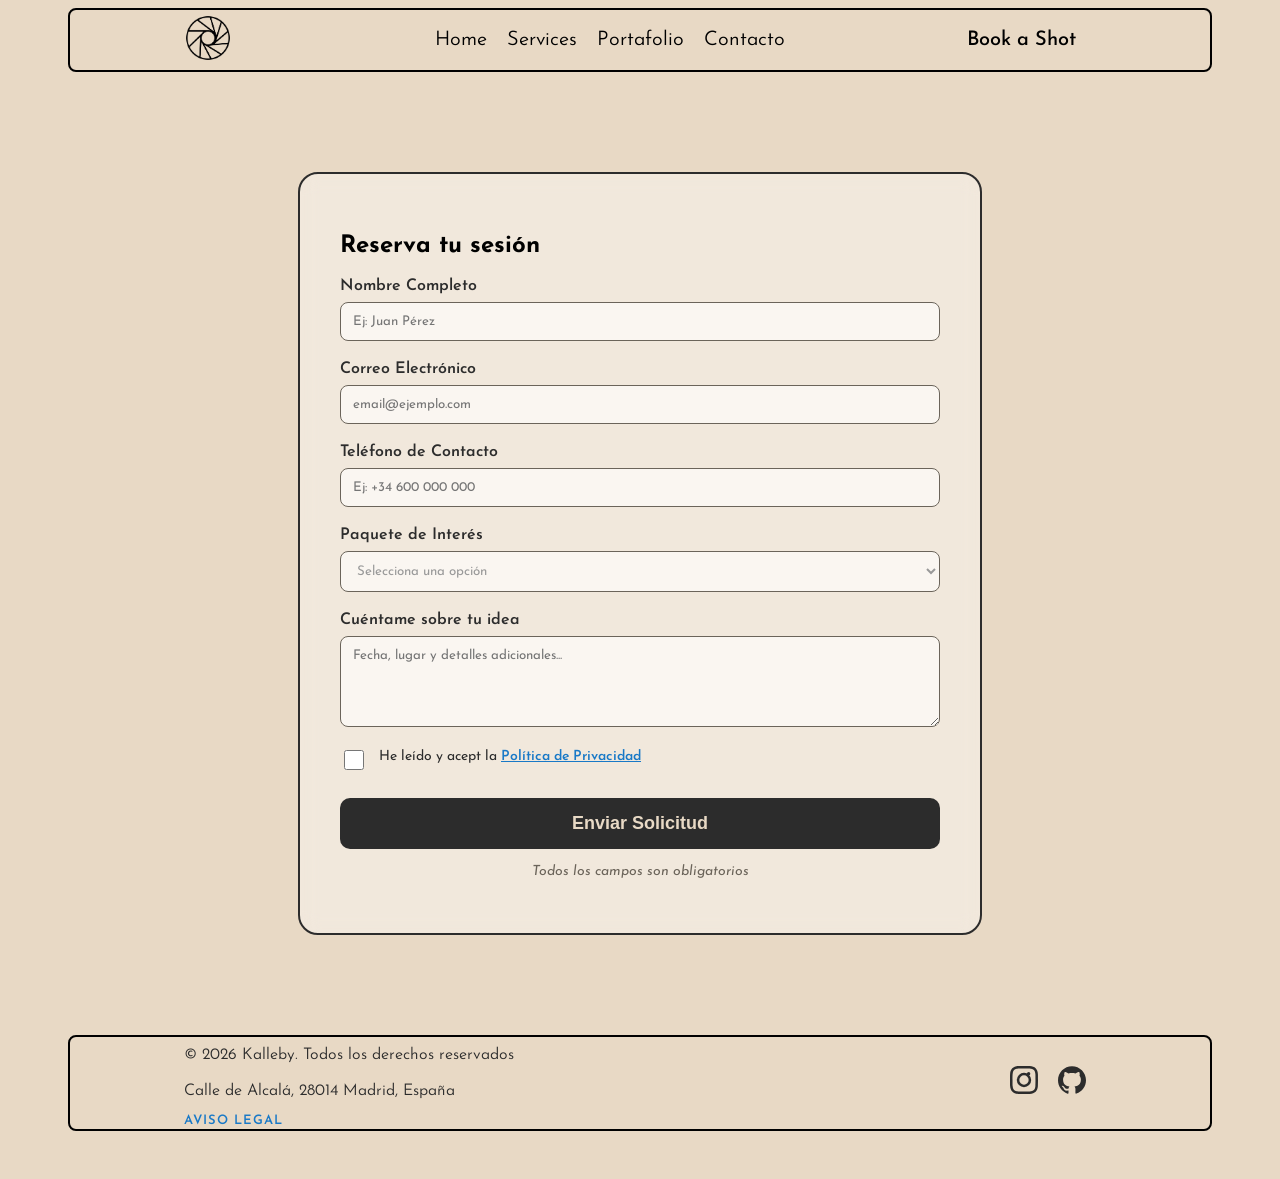
<file: views/presupuesto.html>
<!DOCTYPE html>
<html lang="es">
<head>
    <meta charset="UTF-8">
    <meta name="viewport" content="width=device-width, initial-scale=1.0">

    <meta name="description" content="Descubre mis servicios fotográficos profesionales en Madrid: desde la elegancia de las bodas hasta retratos editoriales y cobertura de eventos sociales. Calidad visual y narrativa emocional para cada ocasión. Consulta nuestros paquetes.">

    <title>Book a Shot</title>

    <link rel="icon" type="image/webp" href="../images/logo-camera-lens.webp">

    <link rel="stylesheet" href="../css/presupuesto.css">

    <link rel="preconnect" href="https://fonts.googleapis.com">
    <link rel="preconnect" href="https://fonts.gstatic.com" crossorigin>
    <link href="https://fonts.googleapis.com/css2?family=Josefin+Sans:ital,wght@0,100..700;1,100..700&display=swap" rel="stylesheet">

</head>
<body>
    <div class="grid-container">
        <header class="header-full">
            <div class="left">
                <img src="../images/logo-camera-lens.webp" alt="Ilustración lineal en blanco y negro de un obturador de cámara fotográfica abierto.">
            </div>

            <nav class="center">
                <ul>
                    <li><a href="../index.html">Home</a></li>
                    <li><a href="./services.html">Services</a></li>
                    <li><a href="./portfolio.html">Portafolio</a></li>
                    <li><a href="./contacto.html">Contacto</a></li>
                </ul>
            </nav>

            <div class="right">
                    <a href="./presupuesto.html" class="btn-book active">
                        <span>Book a Shot</span>
                    </a>
            </div>
        </header>

        <section class="book-container">
            <form action="https://formsubmit.co/emailReal@gmail.com" method="post" class="contact-form">
                <h2>Reserva tu sesión</h2>

                <div class="form-group">
                    <label for="nome">Nombre Completo</label>
                    <input type="text" id="nome" name="nome" placeholder="Ej: Juan Pérez" required>
                </div>

                <div class="form-group">
                    <label for="email">Correo Electrónico</label>
                    <input type="email" name="email" id="email" placeholder="email@ejemplo.com" required>
                </div>

                <div class="form-group">
                    <label for="phone">Teléfono de Contacto</label>
                    <input type="tel" name="phone" id="phone" placeholder="Ej: +34 600 000 000" required>
                </div>

                <div class="form-group">
                    <label for="pack">Paquete de Interés</label>
                    <select name="paquete" id="pack" required>
                        <option value="" disabled selected>Selecciona una opción</option>
                        <option value="bodas">Bodas</option>
                        <option value="preboda">Preboda</option>
                        <option value="exteriores">Exteriores</option>
                        <option value="detalles">Detalles</option>
                    </select>
                </div>

                <div class="form-group">
                    <label for="msg">Cuéntame sobre tu idea</label>
                    <textarea name="mensaje" id="msg" rows="5" placeholder="Fecha, lugar y detalles adicionales..." required></textarea>
                </div>

                <div class="form-group-checkbox">
                    <input type="checkbox" name="privacidad" id="privacidad" required>
                    <label for="privacidad">He leído y acept la <a href="./politica.html" target="_blank">Política de Privacidad</a></label>
                </div>

                <button type="submit" class="btn-submit">Enviar Solicitud</button>
                <p class="form-note">Todos los campos son obligatorios</p>
            </form>
        </section>

        <footer class="footer-full">
            <div class="footer-left">
                <div class="footer-info">
                    <p>&copy; 2026 Kalleby. Todos los derechos reservados</p>
                    <p class="address">Calle de Alcalá, 28014 Madrid, España</p>
                </div>

                <div class="footer-legal">
                    <a href="./politica.html" class="legal-link" target="_blank">Aviso legal</a>
                </div>
              
            </div>

            <div class="footer-right">
                <a 
                href="https://www.instagram.com/kalleby.lyra/"
                target="_blank"
                rel="noopener noreferrer"
                class="social-icon"
                aria-label="Instagram">
                    <svg viewBox="0 0 24 24" xmlns="http://www.w3.org/2000/svg">
                        <path d="M12 2.163c3.204 0 3.584.012 4.85.07 3.252.148 4.771 1.691 4.919 4.919.058 1.265.069 1.645.069 4.849 0 3.205-.012 3.584-.069 4.849-.149 3.225-1.664 4.771-4.919 4.919-1.266.058-1.644.07-4.85.07-3.204 0-3.584-.012-4.849-.07-3.26-.149-4.771-1.699-4.919-4.92-.058-1.265-.07-1.644-.07-4.849 0-3.204.013-3.583.07-4.849.149-3.227 1.664-4.771 4.919-4.919 1.266-.057 1.645-.069 4.849-.069zM12 0C8.741 0 8.333.014 7.053.072 2.695.272.273 2.69.073 7.052.014 8.333 0 8.741 0 12c0 3.259.014 3.668.072 4.948.2 4.358 2.618 6.78 6.98 6.98C8.333 23.986 8.741 24 12 24c3.259 0 3.668-.014 4.948-.072 4.354-.2 6.782-2.618 6.979-6.98.059-1.28.073-1.689.073-4.948 0-3.259-.014-3.667-.072-4.947-.196-4.354-2.617-6.78-6.979-6.98C15.668.014 15.259 0 12 0zm0 5.838a6.162 6.162 0 100 12.324 6.162 6.162 0 000-12.324zM12 16a4 4 0 110-8 4 4 0 010 8zm3.98-10.822a1.44 1.44 0 100 2.881 1.44 1.44 0 000-2.88z"/>
                    </svg>
                </a>

                <a href="https://github.com/Ka-Lira"
                target="_blank"
                rel="noopener noreferrer"
                class="social-icon"
                aria-label="GitHub">
                    <svg viewBox="0 0 24 24" xmlns="http://www.w3.org/2000/svg">
                        <path d="M12 .297c-6.63 0-12 5.373-12 12 0 5.303 3.438 9.8 8.205 11.385.6.113.82-.258.82-.577 0-.285-.01-1.04-.015-2.04-3.338.724-4.042-1.61-4.042-1.61C4.422 18.07 3.633 17.7 3.633 17.7c-1.087-.744.084-.729.084-.729 1.205.084 1.838 1.236 1.838 1.236 1.07 1.835 2.809 1.305 3.495.998.108-.776.417-1.305.76-1.605-2.665-.3-5.466-1.332-5.466-5.93 0-1.31.465-2.38 1.235-3.22-.135-.303-.54-1.523.105-3.176 0 0 1.005-.322 3.3 1.23.96-.267 1.98-.399 3-.405 1.02.006 2.04.138 3 .405 2.28-1.552 3.285-1.23 3.285-1.23.645 1.653.24 2.873.12 3.176.765.84 1.23 1.91 1.23 3.22 0 4.61-2.805 5.625-5.475 5.92.42.36.81 1.096.81 2.22 0 1.606-.015 2.896-.015 3.286 0 .315.21.69.825.57C20.565 22.092 24 17.592 24 12.297c0-6.627-5.373-12-12-12"/>
                    </svg>
                </a>
            </div>

        </footer>
    </div>
</body>
</html>
</file>
<file: css/index.css>
*{
    text-decoration: none;
    list-style-type: none;
    
}

body {
    background-color: #E8D9C5;
}

.grid-container {
    display: grid;
    grid-template-columns: 1fr 1fr repeat(3, minmax(auto, 400px)) 1fr 1fr;
    row-gap: 40px;
    column-gap: 30px;
}

.grid-container > * {
    grid-column: 2 / 4;
}

.header-full, .footer-full{
    grid-column: 2 / span 5;
    display: flex;
    justify-content: space-between;
    align-items: center ;
    padding: 0 10%;

    border: 2px solid black;
    border-radius: 8px;
    font-family: "Josefin Sans", sans-serif;
    font-weight: 350;
    font-size: 20px;
}

.header-full img {
    
    width: 3rem;
    height: 3rem;
}

header a {
    text-decoration: none;
    color: black;
}

/*
criando botão e animação 
*/

.header-full nav ul li a.active { 
    font-size: 22px;
    font-weight: 700;
    color: #887f73;

    text-shadow: 2px 2px 4px rgba(0, 0, 0, 0.4);

    position: relative;
    display: inline-block;
}

.header-full nav ul li a.actie::after {
    content: "";
    position: absolute;
    bottom: -5px;
    left: 0;
    width: 100%;
    height: 2px;
    background-color: #6b645a;
    border-radius: 2px;
}

header ul, .right {
    display: flex;
    list-style: none;
    gap: 20px;
    align-items: center;
}

.btn-book {
    text-transform: initial;
    font-family: "Josefin Sans", sans-serif;
    font-size: 20px;
    font-weight: 500;
    padding: 10px 20px;
    border-radius: 8px;

    transition: all 0.3s;
    position: relative;
    display: inline-block;
}

.btn-book span{
    transition: all 0.3s;
    position: relative;
    z-index: 2;
}

.btn-book::before {
    color: #1979c7;

    content: '';
    position: absolute;
    bottom: 0;
    left: 0;
    width: 100%;
    height: 100%;
    z-index: 1;
    opacity: 0;
    transition: all 0.3s;
    border-radius: 0px;

    border-top: 1px solid rgba(0, 0, 0, 0.5);
    border-bottom: 1px solid rgba(0, 0, 0, 0.5);

    transform: scale(0.1, 1);
}

.btn-book:hover span{
    letter-spacing: 2px;
    color: #1979c7;
}

.btn-book:hover::before {
    opacity: 1;
    transform: scale(1, 1);
}

.btn-book::after {
    content: '';
    position: absolute;
    bottom: 0;
    left: 0;
    width: 100%;
    height: 100%;
    z-index: 1;
    transition: all 0.3s;
    /* background-color: rgba(0, 0, 0, 0.1); */
    border-radius: 8px;
}

.btn-book:hover::after {
    opacity: 0;
    transform: scale(0.1, 1);
}

/* criando hero section */

.hero-section {
    background-image: url(../images/Image1.webp);
    background-color: blueviolet;
    background-size: cover;
    background-position: center;
    min-height: 80vh;
    position: relative;
    grid-column: 2 / 7;
    border-radius: 8px;
    border: 5px solid white;
}

.hero-container {
    display: flex;
    justify-content: space-between;
    align-items: center;
    height: 100%;
    padding: 0 5%;
}

.hero-content {
    position: absolute;
    top: 10%;
    right: 50%;

    transform: translateX(50%);
}

.hero-content h1 {
    font-size: 3rem;
    color: white;
    text-shadow: 2px 2px 4px rgba(0, 0, 0, 0.5);
    margin-bottom: 10px;
}

.hero-content p {
    color: white;
    font-size: 1.2rem;
    text-shadow: 1px 1px 3px rgba(0, 0, 0, 0.5);
}

.hero-overlay-photo {
    width: 150px;
    height: 250px;
    background-color: white;
    border: 5px solid white;
    box-shadow: 5px 5px 15px rgba(0, 0, 0, 0.3);
    border-radius: 8px;

    position: absolute;
    right: 30px;
    top: 30px;

/*     transform: translateX(50%); */

    overflow: hidden;
    z-index: 10;
}

.hero-overlay-photo img {
    width: 100%;
    height: 100%;
    object-fit: cover;
    border-radius: 8px;
}

/* 
Carousel-box e text-box
O Texto por padrão já possui grid-column: 2 / 4;
Em razão desta regra, foi necessário forçar o grid 1 / -1, atualização interessante para fazer na próxima versão desta página 
*/
.content-section {
    grid-column: 1 / -1;

    display: grid;
    grid-template-columns: 1fr 1fr repeat(3, minmax(auto, 400px)) 1fr 1fr;
    row-gap: 40px;
    column-gap: 30px;
}

.content-section > .text-box {
    grid-column: 2 / 4;
    align-self: center;
}

.content-section > .carousel-box{
    grid-column: 4 / 7;
    min-width: 0;
}

.text-box {
    font-family: "Josefin Sans", sans-serif;
    align-self: center;
}

.text-box h2 {
    text-align: center;
    margin-bottom: 20px;
}

.text-box p {
    align-items: center;

    text-align: justify;
    line-height: 1.6;
    text-indent: 2em;
}

.carousel-box {
    width: 100%;
}

.carousel-track {
    display: flex;
    overflow-x: auto;
    scroll-snap-type: x mandatory;
    gap: 15px;

    scrollbar-width: thin;
    scrollbar-color: #2c2c2c transparent;
}

.carousel-track::-webkit-scrollbar {
    height: 8px;
}

.carousel-track::-webkit-scrollbar-track {
    background: transparent;
}

.carousel-track::-webkit-scrollbar-thumb {
    background-color: #2c2c2c;
    border-radius: 10px;
    border: 2px solid #E8D9C5;
}

.carousel-track img {
    flex: 0 0 95%;
    height: 450px;
    object-fit: cover;
    scroll-snap-align: center;

    border: 2px solid #2c2c2c;
    border-radius: 255px 15px 225px 15px / 15px 225px 15px 255px;
}

/* Maps e contato */
.maps-section {
    grid-column: 1 / -1;
    display: grid;
    grid-template-columns: 1fr 1fr repeat(3, minmax(auto, 400px)) 1fr 1fr;
    row-gap: 40px;
    column-gap: 30px;

    margin-top: 80px;
    margin-bottom: 80px;
}

.contact-info {
    grid-column: 2 / 5;
    align-self: center;
    font-family: "Josefin Sans", sans-serif;
}

.contact-info h2 {
    margin-bottom: 20px;
}

.contact-info p {
    text-decoration-skip-ink: justify;
    line-height: 1.6;
    margin-bottom: 30px;
}

.contact-info address {
    font-style: normal;
    line-height: 1.6;
    background-color: #2c2c2c;
    color: #E8D9C5;
    padding: 25px;

    border-radius: 255px 15px 225px / 15px 225px 15px 255px;
}

.map-container {
    grid-column: 5 / 7;
    width: 100%;
}

.map-container iframe {
    width: 100%;
    height: 450px;

    border: 2px solid #2c2c2c;
    border-radius: 255px 15px 225px 15px / 15px 225px 15px 255px;
}

/* Footer */
.footer-full {
    margin-bottom: 40px;
}

.footer-left p {
    display: flex;
    flex-direction: column;
    gap: 8px;
    padding: 10px 0;
}

.footer-info p {
    margin: 0;
    font-size: 14px;
    color: #2c2c2c;
}

.company-addres {
    font-size: 13px;
    color: #6b645a;
    margin-top: 0px;
}

.legal-link {
    font-size: 13px;
    color: #1979c7;
    text-transform: uppercase;
    letter-spacing: 1px;
    font-weight: 600;
    transition: all 0.3s ease;
    border-bottom: 1px solid transparent;
}

.legal-link:hover {
    color: #2c2c2c;
    border-bottom: 1px solid #2c2c22;
}


.footer-right {
    display: flex;
    gap: 20px;
    margin: 10px;
}

.footer-right svg {
    width: 28px;
    height: 28px;
    fill: #2c2c2c;
    transition: all 0.3s ease;
}

.social-icon:hover svg {
    transform: translateY(-5px);
    fill: #1979c7;
}

/* Main Scroll Bar */
html::-webkit-scrollbar {
    width: 12px;
}

html {
    scrollbar-width: thin;
    scrollbar-color: #2c2c2c transparent;
}
</file>
<file: css/contacto.css>
*{
    text-decoration: none;
    list-style-type: none;
    
}

body {
    background-color: #E8D9C5;
}

.grid-container {
    display: grid;
    grid-template-columns: 1fr 1fr repeat(12, minmax(auto, 400px)) 1fr 1fr;
    row-gap: 40px;
    column-gap: 30px;
}

.header-full, .footer-full{
    grid-column: 3 / span 12;
    display: flex;
    justify-content: space-between;
    align-items: center ;
    padding: 0 10%;

    border: 2px solid black;
    border-radius: 8px;
    font-family: "Josefin Sans", sans-serif;
    font-weight: 350;
    font-size: 20px;
}

.header-full img {
    
    width: 3rem;
    height: 3rem;
}

header a {
    text-decoration: none;
    color: black;
}

/*
criando botão e animação 
*/

.header-full nav ul li a.active { 
    font-size: 22px;
    font-weight: 700;
    color: #887f73;

    text-shadow: 2px 2px 4px rgba(0, 0, 0, 0.4);

    position: relative;
    display: inline-block;
}

.header-full nav ul li a.actie::after {
    content: "";
    position: absolute;
    bottom: -5px;
    left: 0;
    width: 100%;
    height: 2px;
    background-color: #6b645a;
    border-radius: 2px;
}

header ul, .right {
    display: flex;
    list-style: none;
    gap: 20px;
    align-items: center;
}

.btn-book {
    text-transform: initial;
    font-family: "Josefin Sans", sans-serif;
    font-size: 20px;
    font-weight: 500;
    padding: 10px 20px;
    border-radius: 8px;

    transition: all 0.3s;
    position: relative;
    display: inline-block;
}

.btn-book span{
    transition: all 0.3s;
    position: relative;
    z-index: 2;
}

.btn-book::before {
    color: #1979c7;

    content: '';
    position: absolute;
    bottom: 0;
    left: 0;
    width: 100%;
    height: 100%;
    z-index: 1;
    opacity: 0;
    transition: all 0.3s;
    border-radius: 0px;

    border-top: 1px solid rgba(0, 0, 0, 0.5);
    border-bottom: 1px solid rgba(0, 0, 0, 0.5);

    transform: scale(0.1, 1);
}

.btn-book:hover span{
    letter-spacing: 2px;
    color: #1979c7;
}

.btn-book:hover::before {
    opacity: 1;
    transform: scale(1, 1);
}

.btn-book::after {
    content: '';
    position: absolute;
    bottom: 0;
    left: 0;
    width: 100%;
    height: 100%;
    z-index: 1;
    transition: all 0.3s;
    /* background-color: rgba(0, 0, 0, 0.1); */
    border-radius: 8px;
}

.btn-book:hover::after {
    opacity: 0;
    transform: scale(0.1, 1);
}

/* Main Scroll Bar */
html::-webkit-scrollbar {
    width: 12px;
}

html {
    scrollbar-width: thin;
    scrollbar-color: #2c2c2c transparent;
}

/* Footer */
.footer-full {
    margin-bottom: 40px;
}

.footer-left p {
    display: flex;
    flex-direction: column;
    gap: 8px;
    padding: 10px 0;
}

.footer-info p {
    margin: 0;
    font-size: 14px;
    color: #2c2c2c;
}

.company-addres {
    font-size: 13px;
    color: #6b645a;
    margin-top: 0px;
}

.legal-link {
    font-size: 13px;
    color: #1979c7;
    text-transform: uppercase;
    letter-spacing: 1px;
    font-weight: 600;
    transition: all 0.3s ease;
    border-bottom: 1px solid transparent;
}

.legal-link:hover {
    color: #2c2c2c;
    border-bottom: 1px solid #2c2c22;
}

.footer-right {
    display: flex;
    gap: 20px;
    margin: 10px;
}

.footer-right svg {
    width: 28px;
    height: 28px;
    fill: #2c2c2c;
    transition: all 0.3s ease;
}

.social-icon:hover svg {
    transform: translateY(-5px);
    fill: #1979c7;
}

/* maps section */

.maps-section {
    grid-column: 1 / -1;
    display: grid;
    grid-template-columns: 1fr 1fr repeat(3, minmax(auto, 400px)) 1fr 1fr;
    row-gap: 40px;
    column-gap: 30px;

    margin-top: 80px;
    margin-bottom: 80px;
}

.contact-info {
    grid-column: 2 / 5;
    align-self: center;
    font-family: "Josefin Sans", sans-serif;
}

.contact-info h2 {
    margin-bottom: 20px;
}

.contact-info p {
    text-decoration-skip-ink: justify;
    line-height: 1.6;
    margin-bottom: 30px;
}

.contact-info address {
    font-style: normal;
    line-height: 1.6;
    background-color: #2c2c2c;
    color: #E8D9C5;
    padding: 25px;

    border-radius: 255px 15px 225px / 15px 225px 15px 255px;
}

.map-container {
    grid-column: 5 / 7;
    width: 100%;
}

.map-container iframe {
    width: 100%;
    height: 450px;

    border: 2px solid #2c2c2c;
    border-radius: 255px 15px 225px 15px / 15px 225px 15px 255px;
}
</file>
<file: css/politica.css>
*{
    text-decoration: none;
    list-style-type: none;
    
}

body {
    background-color: #E8D9C5;
}

.grid-container {
    display: grid;
    grid-template-columns: 1fr 1fr repeat(12, minmax(auto, 400px)) 1fr 1fr;
    row-gap: 40px;
    column-gap: 30px;
}

.header-full, .footer-full{
    grid-column: 3 / span 12;
    display: flex;
    justify-content: space-between;
    align-items: center ;
    padding: 0 10%;

    border: 2px solid black;
    border-radius: 8px;
    font-family: "Josefin Sans", sans-serif;
    font-weight: 350;
    font-size: 20px;
}

.header-full img {
    
    width: 3rem;
    height: 3rem;
}

header a {
    text-decoration: none;
    color: black;
}

/*
criando botão e animação 
*/

.header-full nav ul li a.active { 
    font-size: 22px;
    font-weight: 700;
    color: #887f73;

    text-shadow: 2px 2px 4px rgba(0, 0, 0, 0.4);

    position: relative;
    display: inline-block;
}

.header-full nav ul li a.actie::after {
    content: "";
    position: absolute;
    bottom: -5px;
    left: 0;
    width: 100%;
    height: 2px;
    background-color: #6b645a;
    border-radius: 2px;
}

header ul, .right {
    display: flex;
    list-style: none;
    gap: 20px;
    align-items: center;
}

.btn-book {
    text-transform: initial;
    font-family: "Josefin Sans", sans-serif;
    font-size: 20px;
    font-weight: 500;
    padding: 10px 20px;
    border-radius: 8px;

    transition: all 0.3s;
    position: relative;
    display: inline-block;
}

.btn-book span{
    transition: all 0.3s;
    position: relative;
    z-index: 2;
}

.btn-book::before {
    color: #1979c7;

    content: '';
    position: absolute;
    bottom: 0;
    left: 0;
    width: 100%;
    height: 100%;
    z-index: 1;
    opacity: 0;
    transition: all 0.3s;
    border-radius: 0px;

    border-top: 1px solid rgba(0, 0, 0, 0.5);
    border-bottom: 1px solid rgba(0, 0, 0, 0.5);

    transform: scale(0.1, 1);
}

.btn-book:hover span{
    letter-spacing: 2px;
    color: #1979c7;
}

.btn-book:hover::before {
    opacity: 1;
    transform: scale(1, 1);
}

.btn-book::after {
    content: '';
    position: absolute;
    bottom: 0;
    left: 0;
    width: 100%;
    height: 100%;
    z-index: 1;
    transition: all 0.3s;
    /* background-color: rgba(0, 0, 0, 0.1); */
    border-radius: 8px;
}

.btn-book:hover::after {
    opacity: 0;
    transform: scale(0.1, 1);
}

/* Main Scroll Bar */
html::-webkit-scrollbar {
    width: 12px;
}

html {
    scrollbar-width: thin;
    scrollbar-color: #2c2c2c transparent;
}

/* Footer */
.footer-full {
    margin-bottom: 40px;
}

.footer-left p {
    display: flex;
    flex-direction: column;
    gap: 8px;
    padding: 10px 0;
}

.footer-info p {
    margin: 0;
    font-size: 14px;
    color: #2c2c2c;
}

.company-addres {
    font-size: 13px;
    color: #6b645a;
    margin-top: 0px;
}

.legal-link {
    font-size: 13px;
    color: #1979c7;
    text-transform: uppercase;
    letter-spacing: 1px;
    font-weight: 600;
    transition: all 0.3s ease;
    border-bottom: 1px solid transparent;
}

.legal-link:hover {
    color: #2c2c2c;
    border-bottom: 1px solid #2c2c22;
}

.footer-right {
    display: flex;
    gap: 20px;
    margin: 10px;
}

.footer-right svg {
    width: 28px;
    height: 28px;
    fill: #2c2c2c;
    transition: all 0.3s ease;
}

.social-icon:hover svg {
    transform: translateY(-5px);
    fill: #1979c7;
}

/* politica */

.politica-container {
    grid-column: 4 / span 10;
    background-color: rgba(255, 255, 255, 0.4);
    backdrop-filter: blur(10px);
    border: 2px solid #2c2c2c;
    border-radius: 20px;
    padding: 60px;
    font-family: "Josefin Sans", sans-serif;
    color: #2c2c2c;
    margin-top: 20px;
}

.politica-container h1 {
    font-size: 42px;
    font-weight: 700;
    margin-bottom: 40px;
    text-align: center;
    border-bottom: 2px solid rgba(44, 44, 44, 0.1);
    padding-bottom: 20px;
}

.politica-container p {
    font-size: 18px;
    line-height: 1.8;
    font-weight: 350;
    margin-bottom: 25px;
    text-align: justify;
    color: #4a443d;
}
</file>
<file: css/portafolio.css>
*{
    text-decoration: none;
    list-style-type: none;
    
}

body {
    background-color: #E8D9C5;
}

.grid-container {
    display: grid;
    grid-template-columns: 1fr 1fr repeat(12, minmax(auto, 400px)) 1fr 1fr;
    row-gap: 40px;
    column-gap: 30px;
}

.header-full, .footer-full{
    grid-column: 3 / span 12;
    display: flex;
    justify-content: space-between;
    align-items: center ;
    padding: 0 10%;

    border: 2px solid black;
    border-radius: 8px;
    font-family: "Josefin Sans", sans-serif;
    font-weight: 350;
    font-size: 20px;
}

.header-full img {
    
    width: 3rem;
    height: 3rem;
}

header a {
    text-decoration: none;
    color: black;
}

/*
criando botão e animação 
*/

.header-full nav ul li a.active { 
    font-size: 22px;
    font-weight: 700;
    color: #887f73;

    text-shadow: 2px 2px 4px rgba(0, 0, 0, 0.4);

    position: relative;
    display: inline-block;
}

.header-full nav ul li a.active::after {
    content: "";
    position: absolute;
    bottom: -5px;
    left: 0;
    width: 100%;
    height: 2px;
    background-color: #6b645a;
    border-radius: 2px;
}

header ul, .right {
    display: flex;
    list-style: none;
    gap: 20px;
    align-items: center;
}

.btn-book {
    text-transform: initial;
    font-family: "Josefin Sans", sans-serif;
    font-size: 20px;
    font-weight: 500;
    padding: 10px 20px;
    border-radius: 8px;

    transition: all 0.3s;
    position: relative;
    display: inline-block;
}

.btn-book span{
    transition: all 0.3s;
    position: relative;
    z-index: 2;
}

.btn-book::before {
    color: #1979c7;

    content: '';
    position: absolute;
    bottom: 0;
    left: 0;
    width: 100%;
    height: 100%;
    z-index: 1;
    opacity: 0;
    transition: all 0.3s;
    border-radius: 0px;

    border-top: 1px solid rgba(0, 0, 0, 0.5);
    border-bottom: 1px solid rgba(0, 0, 0, 0.5);

    transform: scale(0.1, 1);
}

.btn-book:hover span{
    letter-spacing: 2px;
    color: #1979c7;
}

.btn-book:hover::before {
    opacity: 1;
    transform: scale(1, 1);
}

.btn-book::after {
    content: '';
    position: absolute;
    bottom: 0;
    left: 0;
    width: 100%;
    height: 100%;
    z-index: 1;
    transition: all 0.3s;
    /* background-color: rgba(0, 0, 0, 0.1); */
    border-radius: 8px;
}

.btn-book:hover::after {
    opacity: 0;
    transform: scale(0.1, 1);
}

/* Main Scroll Bar */
html::-webkit-scrollbar {
    width: 12px;
}

html {
    scrollbar-width: thin;
    scrollbar-color: #2c2c2c transparent;
}

/* Footer */
.footer-full {
    margin-bottom: 40px;
}

.footer-left p {
    display: flex;
    flex-direction: column;
    gap: 8px;
    padding: 10px 0;
}

.footer-info p {
    margin: 0;
    font-size: 14px;
    color: #2c2c2c;
}

.company-addres {
    font-size: 13px;
    color: #6b645a;
    margin-top: 0px;
}

.legal-link {
    font-size: 13px;
    color: #1979c7;
    text-transform: uppercase;
    letter-spacing: 1px;
    font-weight: 600;
    transition: all 0.3s ease;
    border-bottom: 1px solid transparent;
}

.legal-link:hover {
    color: #2c2c2c;
    border-bottom: 1px solid #2c2c22;
}

.footer-right {
    display: flex;
    gap: 20px;
    margin: 10px;
}

.footer-right svg {
    width: 28px;
    height: 28px;
    fill: #2c2c2c;
    transition: all 0.3s ease;
}

.social-icon:hover svg {
    transform: translateY(-5px);
    fill: #1979c7;
}

/* criando portafolio-intro */
.portafolio-intro {
    grid-column: 3 / span 12;
    text-align: center;
    margin-top: 60px;
    margin-bottom: 20px;
    font-family: "Josefin Sans", sans-serif;
}

.portafolio-intro h1 {
    font-optical-sizing: 42px;
    font-weight: 700;
    color: #2c2c2c;
    margin-bottom: 15px;
}

.portafolio-intro p {
    font-size: 20px;
    font-weight: 350;
    color: #6b645a;
    max-width: 800px;
    margin: 0 auto;
    line-height: 1.5;
}

/* Botões de filtros */
input[type="radio"] {
    display: none;
}

.filter-wrapper {
    grid-column: 3 / span 12;
    margin-top: 20px;
}

.filter-nav {
    display: flex;
    justify-content: center;
    gap: 15px;
    margin-bottom: 40px;
}

.filter-btn {
    background-color: transparent;
    border: 1px solid #6b645a;
    padding: 10px 25px;
    font-family: "Josefin Sans", sans-serif;
    font-size: 16px;
    font-weight: 500;
    color: #6b645a;
    border-radius: 20px;
    cursor: pointer;
    transition: all 0.3s ease;
}

.filter-btn:hover {
    background-color: #f1ede7;
    border-color: #2c2c2c;
    color: #2c2c2c;
    transform: translateY(-2px);
}

#todos:checked ~ .filter-nav label[for="todos"],
#bodas:checked ~ .filter-nav label[for="bodas"],
#preboda:checked ~ .filter-nav label[for="preboda"],
#exteriores:checked ~ .filter-nav label[for="exteriores"],
#detalles:checked ~ .filter-nav label[for="detalles"] {
    background-color: #2c2c2c;
    color: #E8D9C5;
    border-color: #2c2c2c;
    box-shadow: 0 4px 10px rgba(0, 0, 0, 0.2);
}

#bodas:checked ~ .gallery-container .gallery-item:not(.bodas),
#preboda:checked ~ .gallery-container .gallery-item:not(.preboda),
#exteriores:checked ~ .gallery-container .gallery-item:not(.exteriores),
#detalles:checked ~ .gallery-container .gallery-item:not(.detalles) {
    display: none;
}

.gallery-container {
    display: grid;
    grid-template-columns: repeat(4, 1fr);
    grid-auto-rows: 100px;
    gap: 15px;
    margin-bottom: 60px;
}

.gallery-item {
    overflow: hidden;
    border-radius: 8px;
    box-shadow: 0 4px 8px rgba(0, 0, 0, 0.1);
    transition: transform 0.3s ease, box-shadow 0.3s ease;
    display: flex;
    grid-column: span 1;
    grid-row: span 2;
}

.gallery-item img {
    width: 100%;
    height: 100%;
    object-fit: cover;

    transition: transform 0.4s ease;
}

.gallery-item:hover {
    /* transform: scale(1.03); */
    box-shadow: 0 8px 16px rgba(0, 0, 0, 0.2);
}

.gallery-item:hover img {
    transform: scale(1.05);
}

.gallery-item.vertical {
    grid-row: span 4;
}

.gallery-item.horizontal {
    grid-column: span 2;
    grid-row: span 2;
}

.gallery-item.large {
    grid-column: span 2;
    grid-row: span 4;
}

@keyframes fadeInItem {
    0% {
        opacity: 0;
        transform: translateY(10px);
    }
    100% {
        opacity: 1;
        transform: translateY(0);
    }
}

#todos:checked ~ .gallery-container .gallery-item,
#bodas:checked ~ .gallery-container .gallery-item.bodas,
#preboda:checked ~ .gallery-container .gallery-item.preboda,
#exteriores:checked ~ .gallery-container .gallery-item.exteriores,
#detalles:checked ~ .gallery-container .gallery-item.detalles {
    animation: fadeInItem 1.2s ease-out forwards;
}
</file>
<file: css/presupuesto.css>
*{
    text-decoration: none;
    list-style-type: none;
    
}

body {
    background-color: #E8D9C5;
}

.grid-container {
    display: grid;
    grid-template-columns: 1fr 1fr repeat(12, minmax(auto, 400px)) 1fr 1fr;
    row-gap: 40px;
    column-gap: 30px;
}

.header-full, .footer-full{
    grid-column: 3 / span 12;
    display: flex;
    justify-content: space-between;
    align-items: center ;
    padding: 0 10%;

    border: 2px solid black;
    border-radius: 8px;
    font-family: "Josefin Sans", sans-serif;
    font-weight: 350;
    font-size: 20px;
}

.header-full img {
    
    width: 3rem;
    height: 3rem;
}

header a {
    text-decoration: none;
    color: black;
}

/*
criando botão e animação 
*/

.footer-full {
    margin-bottom: 40px;
}

.footer-left p {
    display: flex;
    flex-direction: column;
    gap: 8px;
    padding: 10px 0;
}

.footer-info p {
    margin: 0;
    font-size: 14px;
    color: #2c2c2c;
}

.company-addres {
    font-size: 13px;
    color: #6b645a;
    margin-top: 0px;
}

.legal-link {
    font-size: 13px;
    color: #1979c7;
    text-transform: uppercase;
    letter-spacing: 1px;
    font-weight: 600;
    transition: all 0.3s ease;
    border-bottom: 1px solid transparent;
}

.legal-link:hover {
    color: #2c2c2c;
    border-bottom: 1px solid #2c2c22;
}

header ul, .right {
    display: flex;
    list-style: none;
    gap: 20px;
    align-items: center;
}

.btn-book {
    text-transform: initial;
    font-family: "Josefin Sans", sans-serif;
    font-size: 20px;
    font-weight: 500;
    padding: 10px 20px;
    border-radius: 8px;

    transition: all 0.3s;
    position: relative;
    display: inline-block;
}

.btn-book span{
    transition: all 0.3s;
    position: relative;
    z-index: 2;
}

.btn-book::before {
    color: #1979c7;

    content: '';
    position: absolute;
    bottom: 0;
    left: 0;
    width: 100%;
    height: 100%;
    z-index: 1;
    opacity: 0;
    transition: all 0.3s;
    border-radius: 0px;

    border-top: 1px solid rgba(0, 0, 0, 0.5);
    border-bottom: 1px solid rgba(0, 0, 0, 0.5);

    transform: scale(0.1, 1);
}

.btn-book:hover span{
    letter-spacing: 2px;
    color: #1979c7;
}

.btn-book:hover::before {
    opacity: 1;
    transform: scale(1, 1);
}

.btn-book::after {
    content: '';
    position: absolute;
    bottom: 0;
    left: 0;
    width: 100%;
    height: 100%;
    z-index: 1;
    transition: all 0.3s;
    /* background-color: rgba(0, 0, 0, 0.1); */
    border-radius: 8px;
}

.btn-book:hover::after {
    opacity: 0;
    transform: scale(0.1, 1);
}

/* Main Scroll Bar */
html::-webkit-scrollbar {
    width: 12px;
}

html {
    scrollbar-width: thin;
    scrollbar-color: #2c2c2c transparent;
}

/* Footer */
.footer-full {
    margin-bottom: 40px;
}

.footer-left p {
    margin: 0;
    font-size: 16px;
    color: #2c2c2c;
}

.footer-right {
    display: flex;
    gap: 20px;
    margin: 10px;
}

.footer-right svg {
    width: 28px;
    height: 28px;
    fill: #2c2c2c;
    transition: all 0.3s ease;
}

.social-icon:hover svg {
    transform: translateY(-5px);
    fill: #1979c7;
}

/* book container */
.book-container {
    grid-column: 3 / span 12;
    display: flex;
    justify-content: center;
    padding: 60px 0;
}

.contact-form {
    background-color: rgba(255, 255, 255, 0.4);
    backdrop-filter: blur(10px);
    border: 2px solid #2c2c2c;
    border-radius: 20px;
    padding: 40px;
    width: 100%;
    max-width: 600px;
    font-family: "Josefin Sans", sans-serif;
}

.form-group {
    margin-bottom: 20px;
    display: flex;
    flex-direction: column;
}

.form-group label {
    font-weight: 600;
    margin-bottom: 8px;
    color: #2c2c2c;
}

.form-group input, .form-group select, .form-group textarea {
    padding: 12px;
    border: 1px solid #6b645a;
    border-radius: 8px;
    background: rgba(255, 255, 255, 0.6);
    font-family: inherit;
}

.btn-submit {
    width: 100%;
    padding: 15px;
    background-color: #2c2c2c;
    color: #E8D9C5;
    border: none;
    border-radius: 10px;
    font-size: 18px;
    font-weight: 700;
    cursor: pointer;
    transition: 0.3s;
}

.btn-submit:hover {
    background-color: #1979c7;
    transform: translateY(-3px);
}

.form-note {
    font-size: 14px;
    color: #6b645a;
    margin-top: 15px;
    text-align: center;
    font-style: italic;
}

select:invalid {
    color: #999;
}

/* destaque compos obrigatorios */
.contact-form input:user-invalid,
.contact-form textarea:user-invalid,
.contact-form select:user-invalid {
    border: 2px solid #ff4d4d;
    background-color: rgba(255, 77, 77, 0.05);
}

.contact-form input:invalid:focus,
.contact-form textarea:invalid:focus,
.contact-form select:invalid:focus {
    border: 2px solid #ff4d4d;
}

.contact-form input:valid:focus,
.contact-form textarea:valid:focus,
.contact-form select:valid:focus {
    border: 2px solid #1979c7;
}

/* privacidad */
.form-group-checkbox {
    margin-bottom: 25px;
    display: flex;
    align-items: flex-start;
    gap: 12px;
}

.form-group-checkbox input[type="checkbox"] {
    width: 20px;
    height: 20px;
    cursor: pointer;
    accent-color: #1979c7;
}

.form-group-checkbox label {
    font-family: "Josefin Sans", sans-serif;
    font-size: 14px;
    color: #2c2c2c;
    line-height: 1.4;
}

.form-group-checkbox label a {
    color: #1979c7;
    text-decoration: underline;
    font-weight: 600;
}

.form-group-checkbox input:user-invalid + label {
    color: #ff4d4d;
}
</file>
